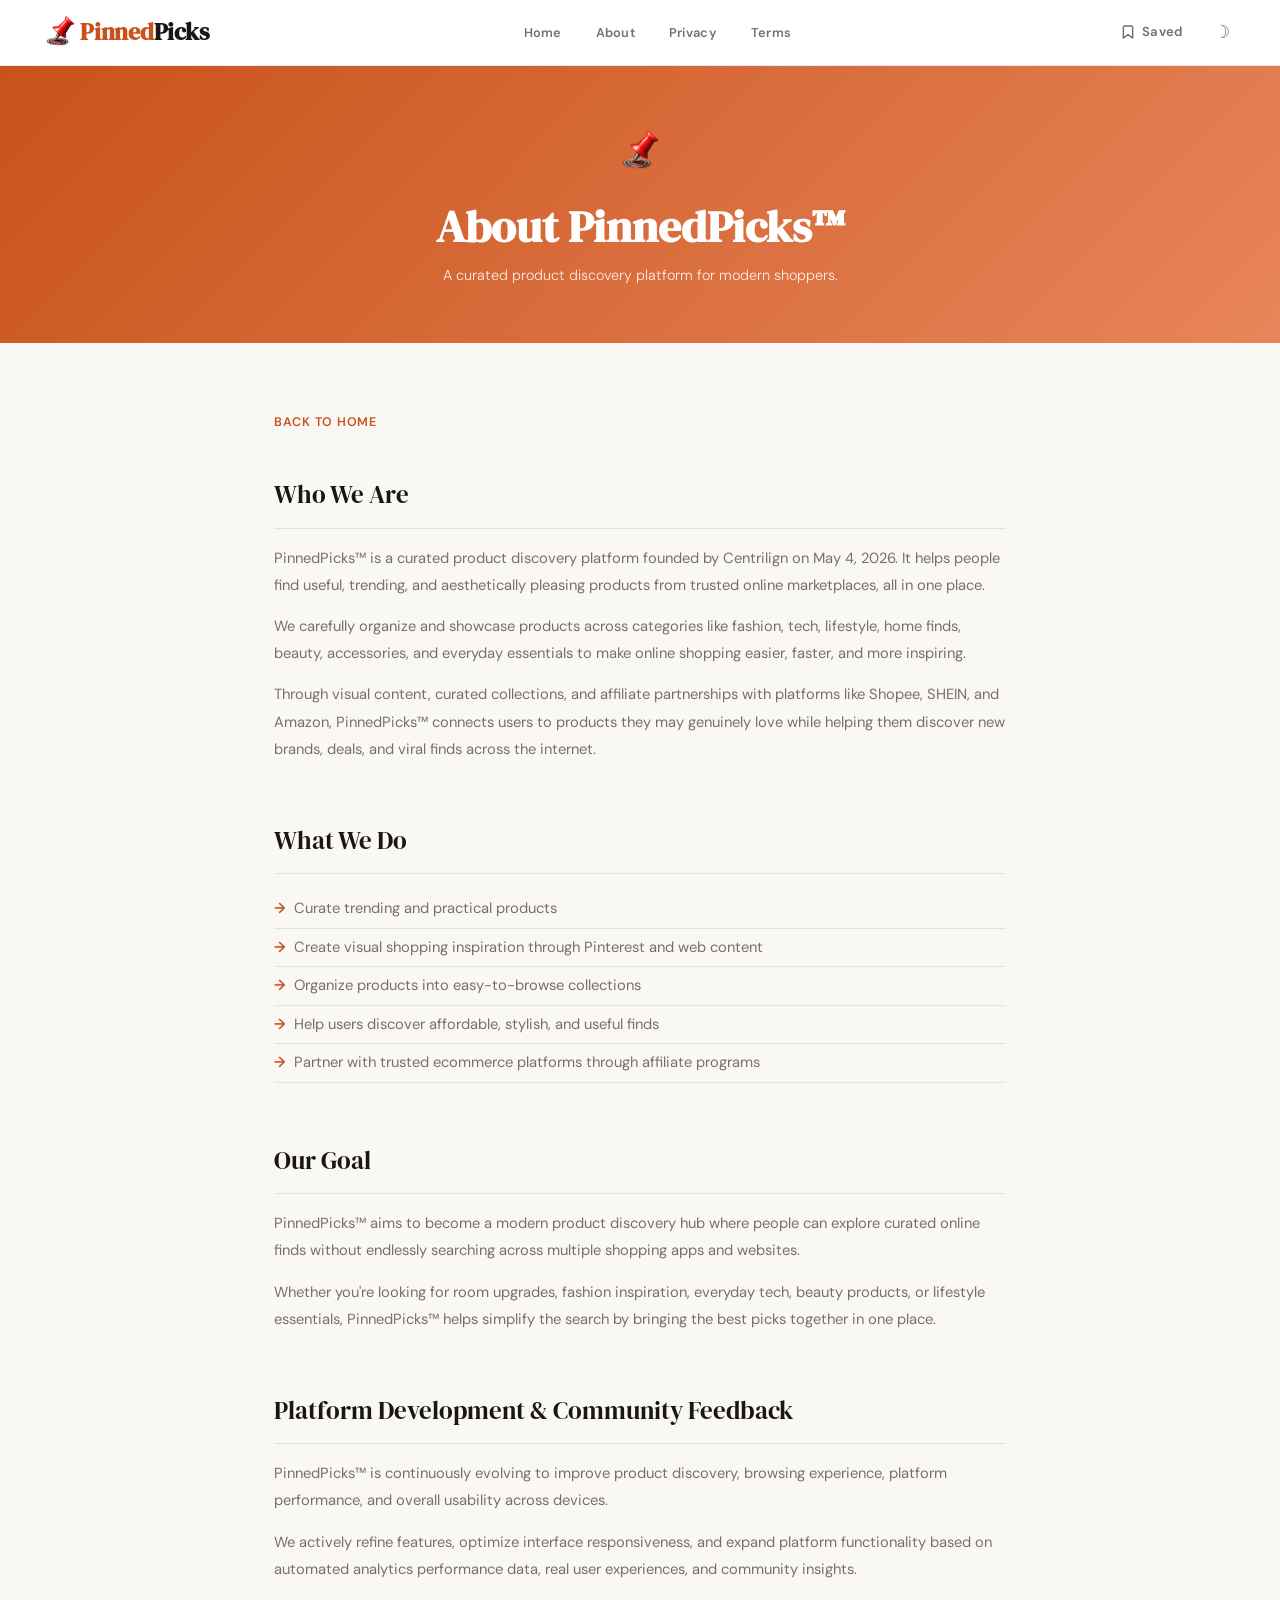
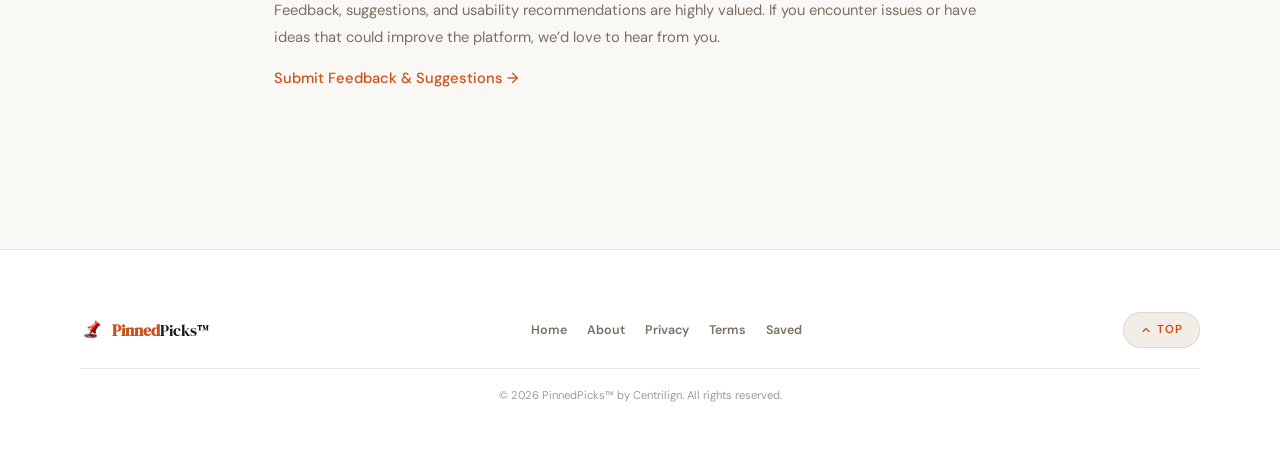
<file: pages/about.html>
<!DOCTYPE html>
<html lang="en" data-theme="light">
<head>
  <script>(function(w,d,s,l,i){w[l]=w[l]||[];w[l].push({'gtm.start':
      new Date().getTime(),event:'gtm.js'});var f=d.getElementsByTagName(s)[0],
      j=d.createElement(s),dl=l!='dataLayer'?'&l='+l:'';j.async=true;j.src=
      'https://www.googletagmanager.com/gtm.js?id='+i+dl;f.parentNode.insertBefore(j,f);
      })(window,document,'script','dataLayer','GTM-K8SG3X4S');</script>
  
  <meta charset="UTF-8" />
  <meta name="viewport" content="width=device-width, initial-scale=1.0" />

  <title>About PinnedPicks™ | Curated Product Discovery Platform | Philippines</title>
  <meta name="description" content="Learn about PinnedPicks™ | a curated product discovery platform by Centrilign. We hand-pick trending products from Shopee, SHEIN, and Amazon so you don't have to scroll for hours.">
  <meta name="robots" content="index, follow, max-snippet:-1, max-image-preview:large, max-video-preview:-1">
  <meta name="googlebot" content="index, follow, max-snippet:-1, max-image-preview:large, max-video-preview:-1">
  <link rel="canonical" href="https://www.pinnedpicks.gt.tc/pages/about.html">
  <meta name="author" content="PinnedPicks™ by Centrilign">

  <meta name="language" content="English">
  <meta http-equiv="content-language" content="en-PH">
  <meta name="geo.region" content="PH">
  <meta name="geo.placename" content="Philippines">

  <meta name="application-name" content="PinnedPicks™">
  <meta name="theme-color" content="#c8521a" media="(prefers-color-scheme: light)">
  <meta name="theme-color" content="#130f0b" media="(prefers-color-scheme: dark)">
  <meta name="msapplication-TileColor" content="#c8521a">
  <meta name="format-detection" content="telephone=no">
  <meta name="HandheldFriendly" content="True">

  <meta property="og:type"             content="website">
  <meta property="og:site_name"        content="PinnedPicks™">
  <meta property="og:title"            content="About PinnedPicks™ | Curated Product Discovery">
  <meta property="og:description"      content="Learn about PinnedPicks™ | a curated platform by Centrilign that hand-picks the best products from Shopee, SHEIN, and Amazon.">
  <meta property="og:url"              content="https://www.pinnedpicks.gt.tc/pages/about.html">
  <meta property="og:locale"           content="en_PH">
  <meta property="og:image"            content="https://www.pinnedpicks.gt.tc/assets/images/ui/og-cover.jpg">
  <meta property="og:image:secure_url" content="https://www.pinnedpicks.gt.tc/assets/images/ui/og-cover.jpg">
  <meta property="og:image:width"      content="1200">
  <meta property="og:image:height"     content="630">
  <meta property="og:image:alt"        content="About PinnedPicks™ | Curated product discovery by Centrilign">
  <meta property="og:image:type"       content="image/jpeg">

  <meta name="twitter:card"            content="summary_large_image">
  <meta name="twitter:site"            content="@PinnedPicks">
  <meta name="twitter:creator"         content="@PinnedPicks">
  <meta name="twitter:title"           content="About PinnedPicks™ | Curated Product Discovery">
  <meta name="twitter:description"     content="PinnedPicks™ is a curated product discovery platform by Centrilign. Hand-picked finds from Shopee, SHEIN, and Amazon.">
  <meta name="twitter:image"           content="https://www.pinnedpicks.gt.tc/assets/images/ui/og-cover.jpg">
  <meta name="twitter:image:alt"       content="About PinnedPicks™ | Curated product discovery platform">

  <script type="application/ld+json">
  {
    "@context": "https://schema.org",
    "@type": "BreadcrumbList",
    "itemListElement": [
      {
        "@type": "ListItem",
        "position": 1,
        "name": "Home",
        "item": "https://www.pinnedpicks.gt.tc/"
      },
      {
        "@type": "ListItem",
        "position": 2,
        "name": "About",
        "item": "https://www.pinnedpicks.gt.tc/pages/about.html"
      }
    ]
  }
  </script>

  <script type="application/ld+json">
  {
    "@context": "https://schema.org",
    "@type": "AboutPage",
    "name": "About PinnedPicks™",
    "url": "https://www.pinnedpicks.gt.tc/pages/about.html",
    "description": "PinnedPicks™ is a curated product discovery platform founded by Centrilign on May 4, 2026, helping people find trending products from Shopee, SHEIN, and Amazon.",
    "inLanguage": "en-PH",
    "isPartOf": {
      "@type": "WebSite",
      "name": "PinnedPicks™",
      "url": "https://www.pinnedpicks.gt.tc/"
    },
    "publisher": {
      "@type": "Organization",
      "name": "PinnedPicks™ by Centrilign",
      "url": "https://www.pinnedpicks.gt.tc/",
      "logo": {
        "@type": "ImageObject",
        "url": "https://www.pinnedpicks.gt.tc/assets/images/ui/favicon.png"
      }
    }
  }
  </script>
  
  <link rel="preconnect" href="https://fonts.googleapis.com" crossorigin />
  <link rel="preconnect" href="https://fonts.gstatic.com" crossorigin />
  <link rel="preconnect" href="https://www.googletagmanager.com" crossorigin />
  <link rel="dns-prefetch" href="https://fonts.googleapis.com" />
  <link rel="dns-prefetch" href="https://fonts.gstatic.com" />
  <link rel="dns-prefetch" href="https://www.googletagmanager.com" />

  <link href="https://fonts.googleapis.com/css2?family=DM+Serif+Display:ital@0;1&family=DM+Sans:wght@300;400;500;600&display=swap" rel="stylesheet" />

  <link rel="manifest" href="/manifest.json" />
  <meta name="mobile-web-app-capable" content="yes" />
  <meta name="apple-mobile-web-app-capable" content="yes" />
  <meta name="apple-mobile-web-app-status-bar-style" content="default" />
  <meta name="apple-mobile-web-app-title" content="PinnedPicks" />
  <link rel="apple-touch-icon" href="/assets/images/ui/favicon.png" />
  
  <link rel="icon" type="image/png" href="/assets/images/ui/favicon.png" />

  <link rel="stylesheet" href="/assets/css/global.css" />
  <link rel="stylesheet" href="/assets/css/sub-pages.css" />

</head>
<body>
  <noscript><iframe src="https://www.googletagmanager.com/ns.html?id=GTM-K8SG3X4S"
      height="0" width="0" style="display:none;visibility:hidden"></iframe></noscript>

  <header>
    <a href="/index.html" class="logo" style="text-decoration:none;">
      <img src="/assets/images/ui/favicon.png" alt="PinnedPicks Logo" class="logo-img" />
      Pinned<span>Picks</span>
    </a>
    <nav class="sub-page-nav" aria-label="Site navigation">
      <a class="sub-page-nav-link" href="/index.html">Home</a>
      <a class="sub-page-nav-link" href="/pages/about.html">About</a>
      <a class="sub-page-nav-link" href="/pages/legal/privacy-policy.html">Privacy</a>
      <a class="sub-page-nav-link" href="/pages/legal/terms-and-conditions.html">Terms</a>
    </nav>
    <div class="sub-nav-actions">
      <a href="/pages/saved.html" class="saved-nav-btn" aria-label="Saved Pins">
        <svg width="16" height="16" viewBox="0 0 24 24" fill="none" stroke="currentColor" stroke-width="2.2" stroke-linecap="round" stroke-linejoin="round"><path d="M19 21l-7-5-7 5V5a2 2 0 0 1 2-2h10a2 2 0 0 1 2 2z"></path></svg>
        Saved
      </a>
      <button class="theme-btn" id="themeBtn" title="Toggle theme">☽</button>
      <button class="mobile-menu-btn" id="mobileMenuBtn" aria-label="Open navigation">
        <span></span><span></span><span></span>
      </button>
    </div>
  </header>

  <div class="mobile-nav-drawer" id="mobileNavDrawer">
    <div class="mobile-nav-overlay" onclick="closeMobileNav()"></div>
    <div class="mobile-nav-panel">
      <div class="mobile-nav-header">
        <span class="mobile-nav-title">Navigate</span>
        <button class="mobile-nav-close" onclick="closeMobileNav()">✕</button>
      </div>
      <div class="mobile-nav-links">
        <a class="mobile-nav-link" href="/index.html">
          <svg width="15" height="15" viewBox="0 0 24 24" fill="none" stroke="currentColor" stroke-width="2.2" stroke-linecap="round" stroke-linejoin="round"><path d="M3 9l9-7 9 7v11a2 2 0 0 1-2 2H5a2 2 0 0 1-2-2z"/></svg>
          Home
        </a>
        <a class="mobile-nav-link" href="/pages/about.html">
          <svg width="15" height="15" viewBox="0 0 24 24" fill="none" stroke="currentColor" stroke-width="2.2" stroke-linecap="round" stroke-linejoin="round"><circle cx="12" cy="12" r="10"/><line x1="12" y1="8" x2="12" y2="12"/><line x1="12" y1="16" x2="12.01" y2="16"/></svg>
          About
        </a>
        <a class="mobile-nav-link" href="/pages/saved.html">
          <svg width="15" height="15" viewBox="0 0 24 24" fill="none" stroke="currentColor" stroke-width="2.2" stroke-linecap="round" stroke-linejoin="round"><path d="M19 21l-7-5-7 5V5a2 2 0 0 1 2-2h10a2 2 0 0 1 2 2z"></path></svg>
          Saved Pins
        </a>
        <div class="mobile-nav-divider"></div>
        <a class="mobile-nav-link" href="/pages/legal/privacy-policy.html">
          <svg width="15" height="15" viewBox="0 0 24 24" fill="none" stroke="currentColor" stroke-width="2.2" stroke-linecap="round" stroke-linejoin="round"><path d="M12 22s8-4 8-10V5l-8-3-8 3v7c0 6 8 10 8 10z"/></svg>
          Privacy Policy
        </a>
        <a class="mobile-nav-link" href="/pages/legal/terms-and-conditions.html">
          <svg width="15" height="15" viewBox="0 0 24 24" fill="none" stroke="currentColor" stroke-width="2.2" stroke-linecap="round" stroke-linejoin="round"><path d="M14 2H6a2 2 0 0 0-2 2v16a2 2 0 0 0 2 2h12a2 2 0 0 0 2-2V8z"/><polyline points="14 2 14 8 20 8"/></svg>
          Terms &amp; Conditions
        </a>
      </div>
    </div>
  </div>

  <div class="page-hero">
    <img src="/assets/images/ui/favicon.png" alt="PinnedPicks Logo" />
    <h1>About PinnedPicks™</h1>
    <p>A curated product discovery platform for modern shoppers.</p>
  </div>

  <div class="page-content">

    <a href="index.html" class="back-link">Back to Home</a>

    <div class="section-block">
      <h2>Who We Are</h2>
      <p>PinnedPicks™ is a curated product discovery platform founded by Centrilign on May 4, 2026. It helps people find useful, trending, and aesthetically pleasing products from trusted online marketplaces, all in one place.</p>
      <p>We carefully organize and showcase products across categories like fashion, tech, lifestyle, home finds, beauty, accessories, and everyday essentials to make online shopping easier, faster, and more inspiring.</p>
      <p>Through visual content, curated collections, and affiliate partnerships with platforms like Shopee, SHEIN, and Amazon, PinnedPicks™ connects users to products they may genuinely love while helping them discover new brands, deals, and viral finds across the internet.</p>
    </div>

    <div class="section-block">
      <h2>What We Do</h2>
      <ul>
        <li>Curate trending and practical products</li>
        <li>Create visual shopping inspiration through Pinterest and web content</li>
        <li>Organize products into easy-to-browse collections</li>
        <li>Help users discover affordable, stylish, and useful finds</li>
        <li>Partner with trusted ecommerce platforms through affiliate programs</li>
      </ul>
    </div>

    <div class="section-block">
      <h2>Our Goal</h2>
      <p>PinnedPicks™ aims to become a modern product discovery hub where people can explore curated online finds without endlessly searching across multiple shopping apps and websites.</p>
      <p>Whether you're looking for room upgrades, fashion inspiration, everyday tech, beauty products, or lifestyle essentials, PinnedPicks™ helps simplify the search by bringing the best picks together in one place.</p>
    </div>

    <div class="section-block">
    
      <h2>Platform Development & Community Feedback</h2>
    
      <p>
        PinnedPicks™ is continuously evolving to improve product discovery, browsing experience, platform performance, and overall usability across devices.
      </p>
    
      <p>
        We actively refine features, optimize interface responsiveness, and expand platform functionality based on automated analytics performance data, real user experiences, and community insights.
      </p>
    
      <p>
        Feedback, suggestions, and usability recommendations are highly valued. If you encounter issues or have ideas that could improve the platform, we’d love to hear from you.
      </p>
    
      <p>
        <a
          class="feedback-link"
          href="https://forms.gle/sUVbjo6FLGWbEpHw5"
          target="_blank"
          rel="noopener noreferrer nofollow"
        >
          Submit Feedback & Suggestions →
        </a>
      </p>
    
    </div>

  </div>
  <footer class="site-footer">
    <div class="footer-inner">
      <div class="sub-footer-top">
        <div class="sub-footer-brand">
          <img src="/assets/images/ui/favicon.png" alt="PinnedPicks Logo" style="width:24px;height:24px;object-fit:contain;" />
          <span><strong style="color:var(--accent);">Pinned</strong>Picks™</span>
        </div>
        <div class="sub-footer-links">
          <a href="../index.html">Home</a>
          <a href="about.html">About</a>
          <a href="legal/privacy-policy.html">Privacy</a>
          <a href="legal/terms-and-conditions.html">Terms</a>
          <a href="saved.html">Saved</a>
        </div>
        <a href="#" class="sub-back-top" onclick="window.scrollTo({top:0,behavior:'smooth'});return false;">
          <svg width="12" height="12" viewBox="0 0 24 24" fill="none" stroke="currentColor" stroke-width="2.5" stroke-linecap="round" stroke-linejoin="round"><polyline points="18 15 12 9 6 15"></polyline></svg>
          Top
        </a>
      </div>
      <p class="sub-footer-copy">© 2026 PinnedPicks™ by Centrilign. All rights reserved.</p>
    </div>
  </footer>

  <script src="/assets/js/theme.js"></script>
  <script src="/assets/js/nav.js"></script>

</body>
</html>
</file>
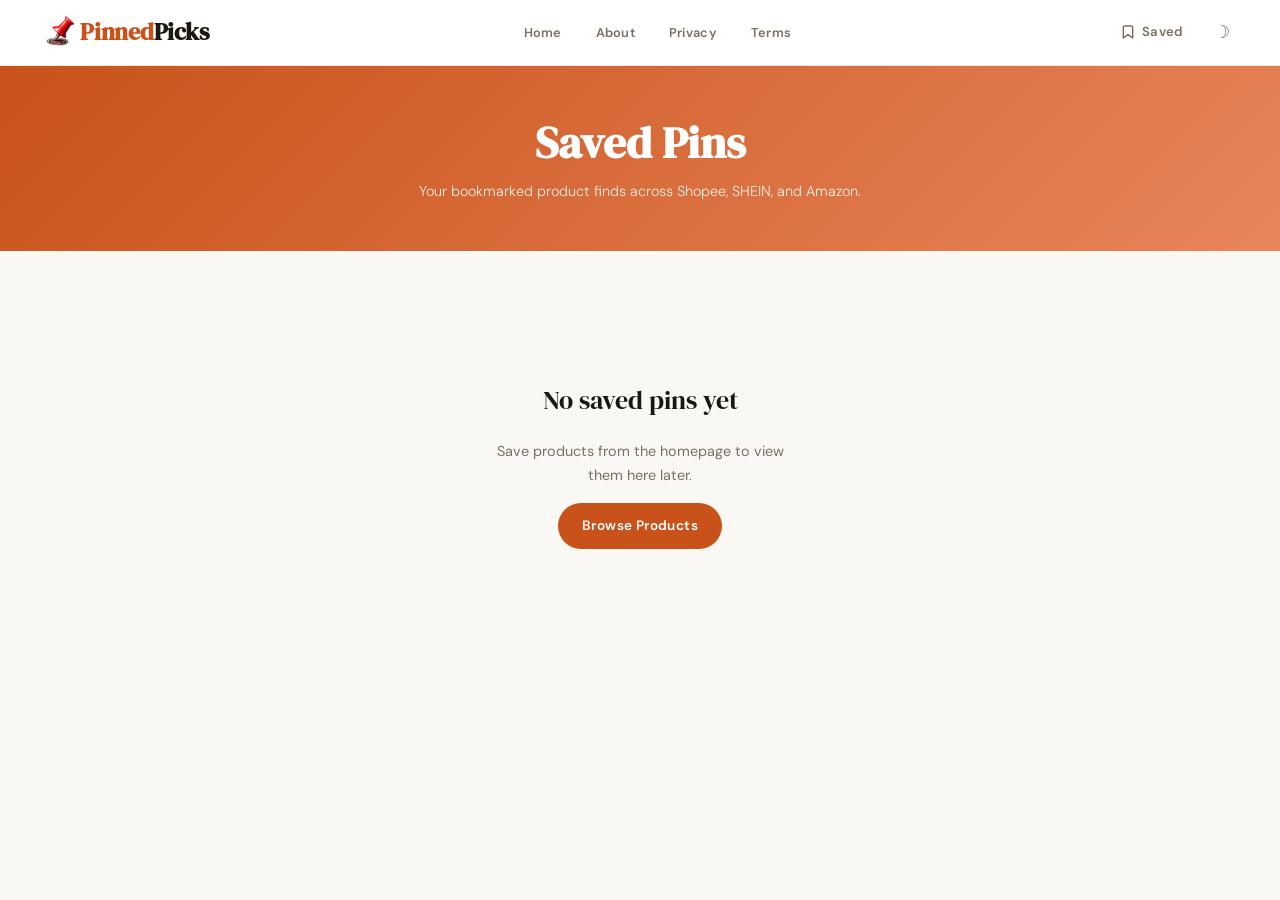
<file: pages/saved.html>
<!DOCTYPE html>
<html lang="en" data-theme="light">
<head>
  <script>(function(w,d,s,l,i){w[l]=w[l]||[];w[l].push({'gtm.start':
      new Date().getTime(),event:'gtm.js'});var f=d.getElementsByTagName(s)[0],
      j=d.createElement(s),dl=l!='dataLayer'?'&l='+l:'';j.async=true;j.src=
      'https://www.googletagmanager.com/gtm.js?id='+i+dl;f.parentNode.insertBefore(j,f);
      })(window,document,'script','dataLayer','GTM-K8SG3X4S');</script>
  
  <meta charset="UTF-8" />
  <meta name="viewport" content="width=device-width, initial-scale=1.0" />

  <title>Saved Pins | Your Bookmarked PinnedPicks™ Finds</title>
  <meta name="description" content="View your bookmarked product finds from Shopee, SHEIN, and Amazon. Saved locally | no login required. Resume your shopping inspiration anytime.">
  <meta name="robots" content="noindex, follow">
  <link rel="canonical" href="https://www.pinnedpicks.gt.tc/pages/saved.html">
  <meta name="author" content="PinnedPicks™ by Centrilign">

  <meta name="language" content="English">
  <meta http-equiv="content-language" content="en-PH">
  <meta name="application-name" content="PinnedPicks™">
  <meta name="theme-color" content="#c8521a" media="(prefers-color-scheme: light)">
  <meta name="theme-color" content="#130f0b" media="(prefers-color-scheme: dark)">
  <meta name="msapplication-TileColor" content="#c8521a">
  <meta name="format-detection" content="telephone=no">
  <meta name="HandheldFriendly" content="True">

  <meta property="og:type"             content="website">
  <meta property="og:site_name"        content="PinnedPicks™">
  <meta property="og:title"            content="Saved Pins | Your Bookmarked PinnedPicks™ Finds">
  <meta property="og:description"      content="Your bookmarked product finds from Shopee, SHEIN, and Amazon | saved locally, no login required.">
  <meta property="og:url"              content="https://www.pinnedpicks.gt.tc/pages/saved.html">
  <meta property="og:locale"           content="en_PH">
  <meta property="og:image"            content="https://www.pinnedpicks.gt.tc/assets/images/ui/og-cover.jpg">
  <meta property="og:image:secure_url" content="https://www.pinnedpicks.gt.tc/assets/images/ui/og-cover.jpg">
  <meta property="og:image:width"      content="1200">
  <meta property="og:image:height"     content="630">
  <meta property="og:image:alt"        content="Your saved product picks on PinnedPicks™">
  <meta property="og:image:type"       content="image/jpeg">

  <meta name="twitter:card"            content="summary_large_image">
  <meta name="twitter:site"            content="@PinnedPicks">
  <meta name="twitter:title"           content="Saved Pins | PinnedPicks™">
  <meta name="twitter:description"     content="Your bookmarked product picks from Shopee, SHEIN, and Amazon. No login required.">
  <meta name="twitter:image"           content="https://www.pinnedpicks.gt.tc/assets/images/ui/og-cover.jpg">
  <meta name="twitter:image:alt"       content="Saved product picks on PinnedPicks™">

  <script type="application/ld+json">
  {
    "@context": "https://schema.org",
    "@type": "BreadcrumbList",
    "itemListElement": [
      {
        "@type": "ListItem",
        "position": 1,
        "name": "Home",
        "item": "https://www.pinnedpicks.gt.tc/"
      },
      {
        "@type": "ListItem",
        "position": 2,
        "name": "Saved",
        "item": "https://www.pinnedpicks.gt.tc/saved.html"
      }
    ]
  }
  </script>
  
  <link rel="preconnect" href="https://fonts.googleapis.com" crossorigin />
  <link rel="preconnect" href="https://fonts.gstatic.com" crossorigin />
  <link rel="preconnect" href="https://www.googletagmanager.com" crossorigin />
  <link rel="dns-prefetch" href="https://fonts.googleapis.com" />
  <link rel="dns-prefetch" href="https://fonts.gstatic.com" />
  <link rel="dns-prefetch" href="https://www.googletagmanager.com" />

  <link href="https://fonts.googleapis.com/css2?family=DM+Serif+Display:ital@0;1&family=DM+Sans:wght@300;400;500;600&display=swap" rel="stylesheet" />

  <link rel="manifest" href="/manifest.json" />
  <meta name="mobile-web-app-capable" content="yes" />
  <meta name="apple-mobile-web-app-capable" content="yes" />
  <meta name="apple-mobile-web-app-status-bar-style" content="default" />
  <meta name="apple-mobile-web-app-title" content="PinnedPicks" />
  <link rel="apple-touch-icon" href="/assets/images/ui/favicon.png" />

  <link rel="icon" type="image/png" href="/assets/images/ui/favicon.png" />

  <link rel="stylesheet" href="/assets/css/global.css" />
  <link rel="stylesheet" href="/assets/css/sub-pages.css" />

</head>

<body>
  <noscript><iframe src="https://www.googletagmanager.com/ns.html?id=GTM-K8SG3X4S"
      height="0" width="0" style="display:none;visibility:hidden"></iframe></noscript>

  <header>
    <a href="../index.html" class="logo" style="text-decoration:none;">
      <img src="/assets/images/ui/favicon.png" alt="PinnedPicks Logo" class="logo-img" />
      Pinned<span>Picks</span>
    </a>
    <nav class="sub-page-nav" aria-label="Site navigation">
      <a class="sub-page-nav-link" href="../index.html">Home</a>
      <a class="sub-page-nav-link" href="/pages/about.html">About</a>
      <a class="sub-page-nav-link" href="/pages/legal/privacy-policy.html">Privacy</a>
      <a class="sub-page-nav-link" href="/pages/legal/terms-and-conditions.html">Terms</a>
    </nav>
    <div class="sub-nav-actions">
      <a href="/pages/saved.html" class="saved-nav-btn" aria-label="Saved Pins">
        <svg width="16" height="16" viewBox="0 0 24 24" fill="none" stroke="currentColor" stroke-width="2.2" stroke-linecap="round" stroke-linejoin="round"><path d="M19 21l-7-5-7 5V5a2 2 0 0 1 2-2h10a2 2 0 0 1 2 2z"></path></svg>
        Saved
      </a>
      <button class="theme-btn" id="themeBtn" title="Toggle theme">☽</button>
      <button class="mobile-menu-btn" id="mobileMenuBtn" aria-label="Open navigation">
        <span></span><span></span><span></span>
      </button>
    </div>
  </header>

  <div class="mobile-nav-drawer" id="mobileNavDrawer">
    <div class="mobile-nav-overlay" onclick="closeMobileNav()"></div>
    <div class="mobile-nav-panel">
      <div class="mobile-nav-header">
        <span class="mobile-nav-title">Navigate</span>
        <button class="mobile-nav-close" onclick="closeMobileNav()">✕</button>
      </div>
      <div class="mobile-nav-links">
        <a class="mobile-nav-link" href="../index.html">
          <svg width="15" height="15" viewBox="0 0 24 24" fill="none" stroke="currentColor" stroke-width="2.2" stroke-linecap="round" stroke-linejoin="round"><path d="M3 9l9-7 9 7v11a2 2 0 0 1-2 2H5a2 2 0 0 1-2-2z"/></svg>
          Home
        </a>
        <a class="mobile-nav-link" href="/pages/about.html">
          <svg width="15" height="15" viewBox="0 0 24 24" fill="none" stroke="currentColor" stroke-width="2.2" stroke-linecap="round" stroke-linejoin="round"><circle cx="12" cy="12" r="10"/><line x1="12" y1="8" x2="12" y2="12"/><line x1="12" y1="16" x2="12.01" y2="16"/></svg>
          About
        </a>
        <a class="mobile-nav-link" href="/pages/saved.html">
          <svg width="15" height="15" viewBox="0 0 24 24" fill="none" stroke="currentColor" stroke-width="2.2" stroke-linecap="round" stroke-linejoin="round"><path d="M19 21l-7-5-7 5V5a2 2 0 0 1 2-2h10a2 2 0 0 1 2 2z"></path></svg>
          Saved Pins
        </a>
        <div class="mobile-nav-divider"></div>
        <a class="mobile-nav-link" href="/pages/legal/privacy-policy.html">
          <svg width="15" height="15" viewBox="0 0 24 24" fill="none" stroke="currentColor" stroke-width="2.2" stroke-linecap="round" stroke-linejoin="round"><path d="M12 22s8-4 8-10V5l-8-3-8 3v7c0 6 8 10 8 10z"/></svg>
          Privacy Policy
        </a>
        <a class="mobile-nav-link" href="/pages/legal/terms-and-conditions.html">
          <svg width="15" height="15" viewBox="0 0 24 24" fill="none" stroke="currentColor" stroke-width="2.2" stroke-linecap="round" stroke-linejoin="round"><path d="M14 2H6a2 2 0 0 0-2 2v16a2 2 0 0 0 2 2h12a2 2 0 0 0 2-2V8z"/><polyline points="14 2 14 8 20 8"/></svg>
          Terms &amp; Conditions
        </a>
      </div>
    </div>
  </div>

  <section class="saved-hero">
    <h1>Saved Pins</h1>
    <p>
      Your bookmarked product finds across Shopee, SHEIN, and Amazon.
    </p>
  </section>

  <main class="saved-wrap">

    <div id="savedPinsGrid"></div>

    <div id="emptyState" class="empty-state" style="display:none;">
      <h2>No saved pins yet</h2>

      <p>
        Save products from the homepage to view them here later.
      </p>

      <a href="../index.html" class="browse-btn">
        Browse Products
      </a>
    </div>

  </main>

  <script src="/assets/js/theme.js"></script>
  <script src="/assets/js/nav.js"></script>
  <script src="/assets/js/saved-page.js"></script>

</body>
</html>
</file>
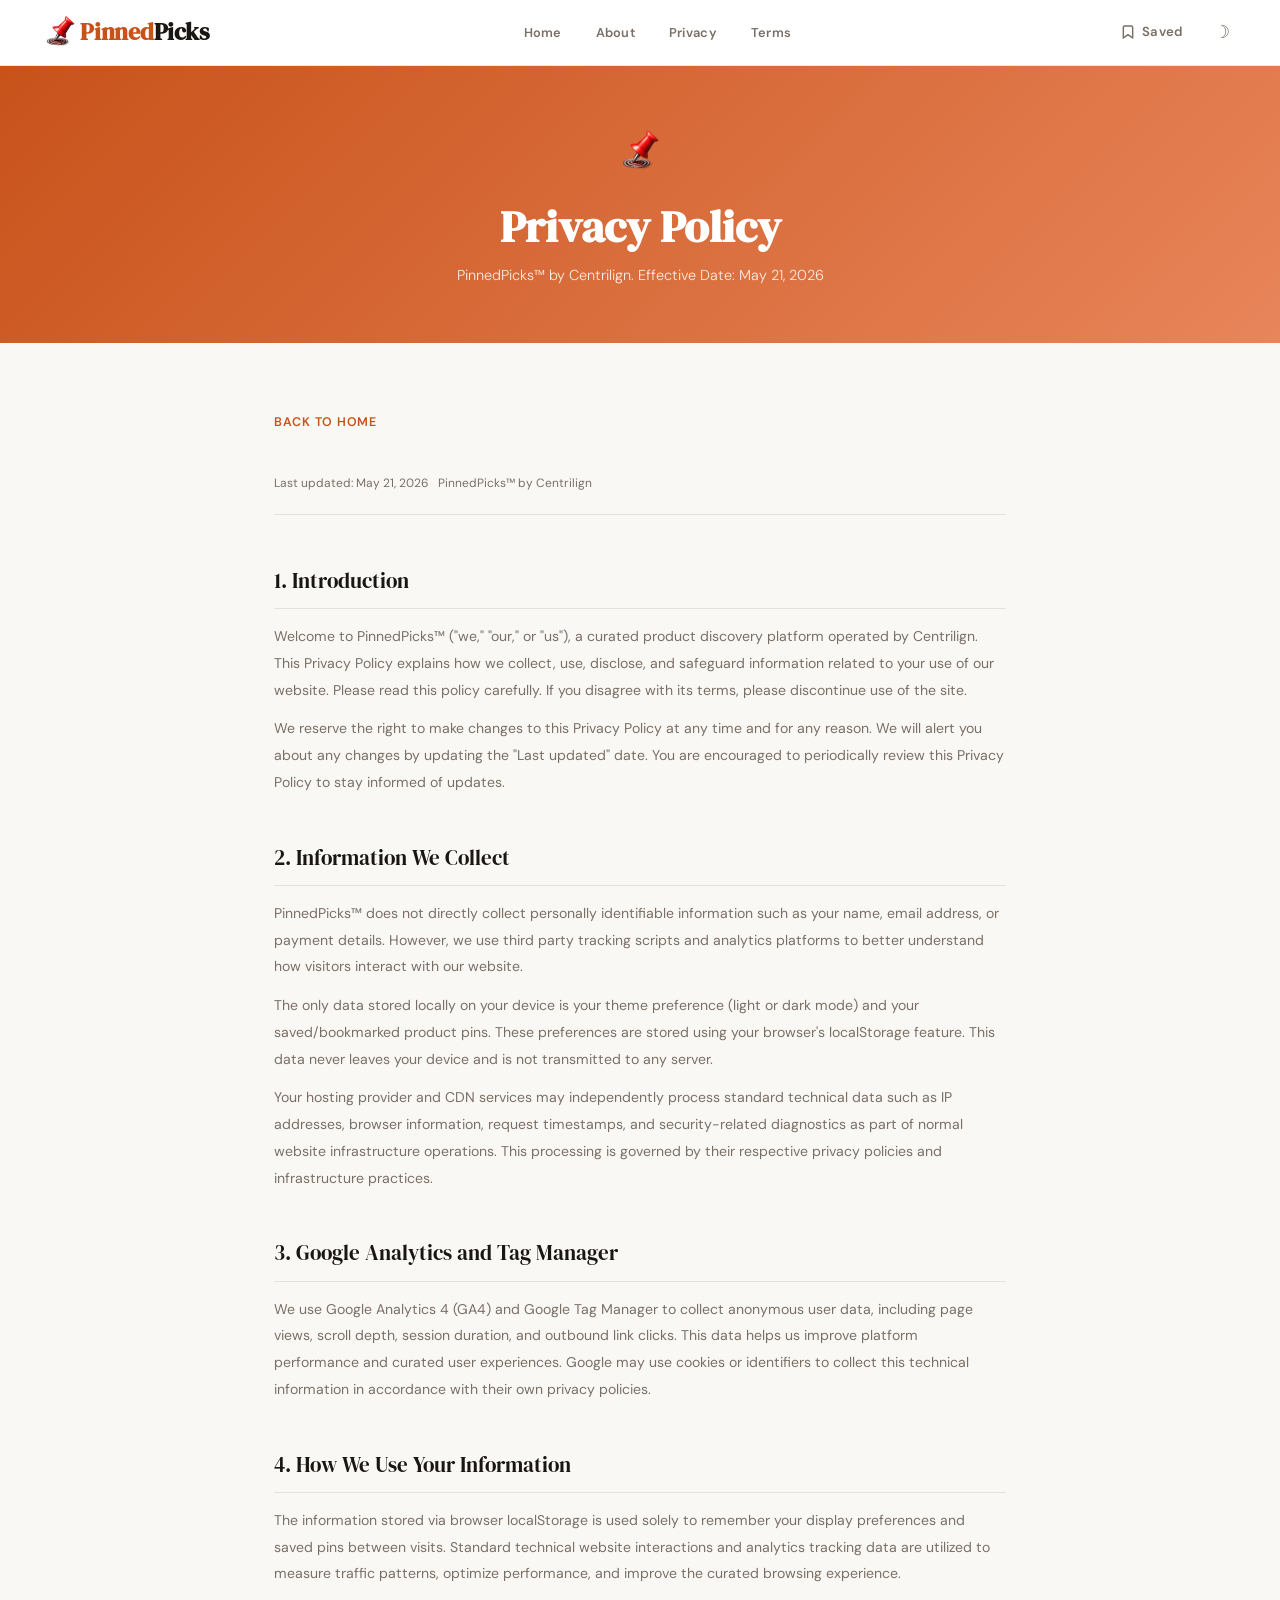
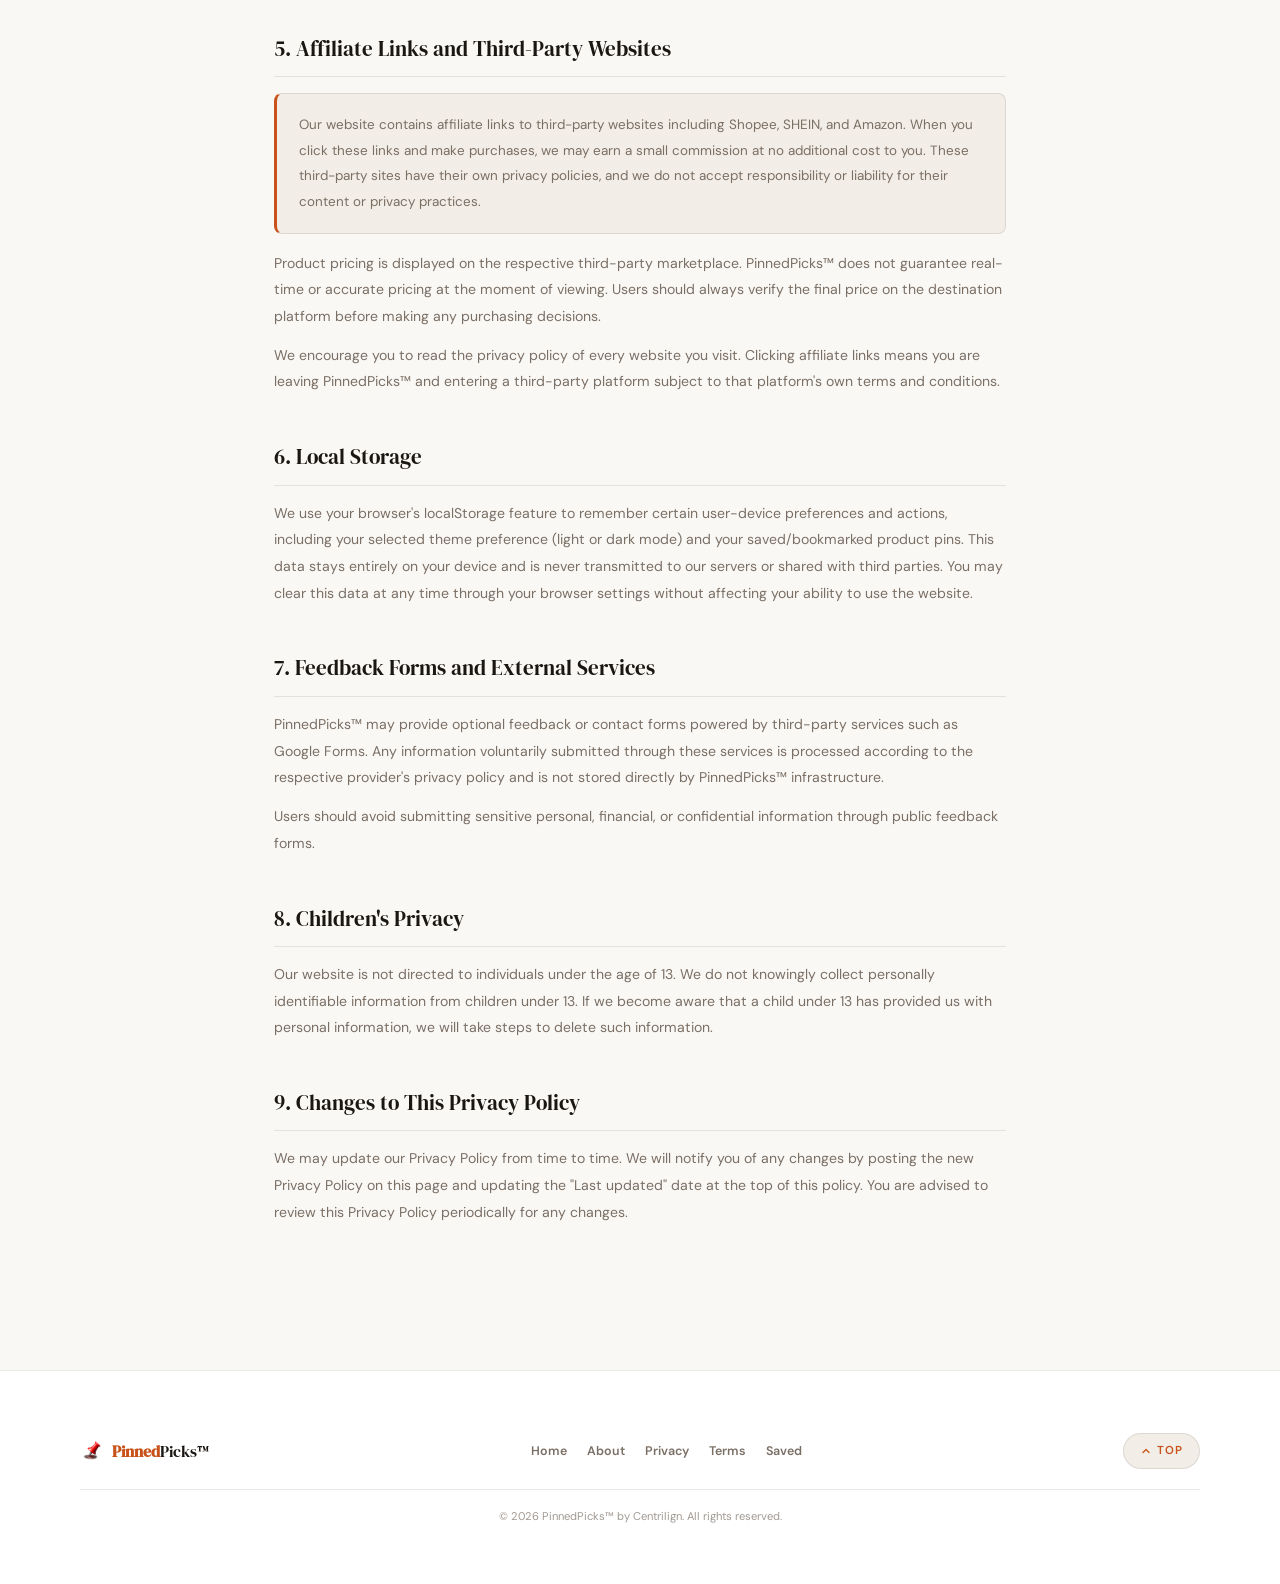
<file: pages/legal/privacy-policy.html>
<!DOCTYPE html>
<html lang="en" data-theme="light">
<head>
  <script>(function(w,d,s,l,i){w[l]=w[l]||[];w[l].push({'gtm.start':
      new Date().getTime(),event:'gtm.js'});var f=d.getElementsByTagName(s)[0],
      j=d.createElement(s),dl=l!='dataLayer'?'&l='+l:'';j.async=true;j.src=
      'https://www.googletagmanager.com/gtm.js?id='+i+dl;f.parentNode.insertBefore(j,f);
      })(window,document,'script','dataLayer','GTM-K8SG3X4S');</script>
  
  <meta charset="UTF-8" />
  <meta name="viewport" content="width=device-width, initial-scale=1.0" />

  <title>Privacy Policy | PinnedPicks™ by Centrilign</title>
  <meta name="description" content="Read the PinnedPicks™ Privacy Policy. Learn how we handle your data, affiliate links, localStorage, and Google Analytics | transparently and clearly.">
  <meta name="robots" content="index, follow, max-snippet:-1">
  <meta name="googlebot" content="index, follow">
  <link rel="canonical" href="https://www.pinnedpicks.gt.tc/pages/legal/privacy-policy.html">
  <meta name="author" content="PinnedPicks™ by Centrilign">

  <meta name="language" content="English">
  <meta http-equiv="content-language" content="en-PH">
  <meta name="application-name" content="PinnedPicks™">
  <meta name="theme-color" content="#c8521a" media="(prefers-color-scheme: light)">
  <meta name="theme-color" content="#130f0b" media="(prefers-color-scheme: dark)">
  <meta name="msapplication-TileColor" content="#c8521a">
  <meta name="format-detection" content="telephone=no">
  <meta name="HandheldFriendly" content="True">

  <meta property="og:type"             content="website">
  <meta property="og:site_name"        content="PinnedPicks™">
  <meta property="og:title"            content="Privacy Policy | PinnedPicks™ by Centrilign">
  <meta property="og:description"      content="How PinnedPicks™ handles your data, affiliate links, and analytics. Transparent and clear.">
  <meta property="og:url"              content="https://www.pinnedpicks.gt.tc/pages/legal/privacy-policy.html">
  <meta property="og:locale"           content="en_PH">
  <meta property="og:image"            content="https://www.pinnedpicks.gt.tc/assets/images/ui/og-cover.jpg">
  <meta property="og:image:secure_url" content="https://www.pinnedpicks.gt.tc/assets/images/ui/og-cover.jpg">
  <meta property="og:image:width"      content="1200">
  <meta property="og:image:height"     content="630">
  <meta property="og:image:alt"        content="PinnedPicks™ Privacy Policy">
  <meta property="og:image:type"       content="image/jpeg">

  <meta name="twitter:card"            content="summary_large_image">
  <meta name="twitter:site"            content="@PinnedPicks">
  <meta name="twitter:title"           content="Privacy Policy | PinnedPicks™">
  <meta name="twitter:description"     content="How PinnedPicks™ handles your data, affiliate links, and analytics.">
  <meta name="twitter:image"           content="https://www.pinnedpicks.gt.tc/assets/images/ui/og-cover.jpg">
  <meta name="twitter:image:alt"       content="PinnedPicks™ Privacy Policy">

  <script type="application/ld+json">
  {
    "@context": "https://schema.org",
    "@type": "BreadcrumbList",
    "itemListElement": [
      {
        "@type": "ListItem",
        "position": 1,
        "name": "Home",
        "item": "https://www.pinnedpicks.gt.tc/"
      },
      {
        "@type": "ListItem",
        "position": 2,
        "name": "Privacy Policy",
        "item": "https://www.pinnedpicks.gt.tc/pages/legal/privacy-policy.html"
      }
    ]
  }
  </script>

  <script type="application/ld+json">
  {
    "@context": "https://schema.org",
    "@type": "WebPage",
    "name": "Privacy Policy | PinnedPicks™",
    "url": "https://www.pinnedpicks.gt.tc/pages/legal/privacy-policy.html",
    "description": "The Privacy Policy of PinnedPicks™ by Centrilign, explaining data collection, affiliate links, Google Analytics usage, and localStorage practices.",
    "inLanguage": "en-PH",
    "dateModified": "2026-05-21",
    "isPartOf": {
      "@type": "WebSite",
      "name": "PinnedPicks™",
      "url": "https://www.pinnedpicks.gt.tc/"
    },
    "publisher": {
      "@type": "Organization",
      "name": "PinnedPicks™ by Centrilign",
      "url": "https://www.pinnedpicks.gt.tc/"
    }
  }
  </script>
  
  <link rel="preconnect" href="https://fonts.googleapis.com" crossorigin />
  <link rel="preconnect" href="https://fonts.gstatic.com" crossorigin />
  <link rel="preconnect" href="https://www.googletagmanager.com" crossorigin />
  <link rel="dns-prefetch" href="https://fonts.googleapis.com" />
  <link rel="dns-prefetch" href="https://fonts.gstatic.com" />
  <link rel="dns-prefetch" href="https://www.googletagmanager.com" />

  <link href="https://fonts.googleapis.com/css2?family=DM+Serif+Display:ital@0;1&family=DM+Sans:wght@300;400;500;600&display=swap" rel="stylesheet" />

  <link rel="manifest" href="/manifest.json" />
  <meta name="mobile-web-app-capable" content="yes" />
  <meta name="apple-mobile-web-app-capable" content="yes" />
  <meta name="apple-mobile-web-app-status-bar-style" content="default" />
  <meta name="apple-mobile-web-app-title" content="PinnedPicks" />
  <link rel="apple-touch-icon" href="/assets/images/ui/favicon.png" />
  
  <link rel="icon" type="image/png" href="/assets/images/ui/favicon.png" />

  <link rel="stylesheet" href="/assets/css/global.css" />
  <link rel="stylesheet" href="/assets/css/sub-pages.css" />

</head>
<body>
  <noscript><iframe src="https://www.googletagmanager.com/ns.html?id=GTM-K8SG3X4S"
      height="0" width="0" style="display:none;visibility:hidden"></iframe></noscript>

  <header>
    <a href="/index.html" class="logo" style="text-decoration:none;">
      <img src="/assets/images/ui/favicon.png" alt="PinnedPicks Logo" class="logo-img" />
      Pinned<span>Picks</span>
    </a>
    <nav class="sub-page-nav" aria-label="Site navigation">
      <a class="sub-page-nav-link" href="/index.html">Home</a>
      <a class="sub-page-nav-link" href="/pages/about.html">About</a>
      <a class="sub-page-nav-link" href="/pages/legal/privacy-policy.html">Privacy</a>
      <a class="sub-page-nav-link" href="/pages/legal/terms-and-conditions.html">Terms</a>
    </nav>
    <div class="sub-nav-actions">
      <a href="/pages/saved.html" class="saved-nav-btn" aria-label="Saved Pins">
        <svg width="16" height="16" viewBox="0 0 24 24" fill="none" stroke="currentColor" stroke-width="2.2" stroke-linecap="round" stroke-linejoin="round"><path d="M19 21l-7-5-7 5V5a2 2 0 0 1 2-2h10a2 2 0 0 1 2 2z"></path></svg>
        Saved
      </a>
      <button class="theme-btn" id="themeBtn" title="Toggle theme">☽</button>
      <button class="mobile-menu-btn" id="mobileMenuBtn" aria-label="Open navigation">
        <span></span><span></span><span></span>
      </button>
    </div>
  </header>

  <div class="mobile-nav-drawer" id="mobileNavDrawer">
    <div class="mobile-nav-overlay" onclick="closeMobileNav()"></div>
    <div class="mobile-nav-panel">
      <div class="mobile-nav-header">
        <span class="mobile-nav-title">Navigate</span>
        <button class="mobile-nav-close" onclick="closeMobileNav()">✕</button>
      </div>
      <div class="mobile-nav-links">
        <a class="mobile-nav-link" href="/index.html">
          <svg width="15" height="15" viewBox="0 0 24 24" fill="none" stroke="currentColor" stroke-width="2.2" stroke-linecap="round" stroke-linejoin="round"><path d="M3 9l9-7 9 7v11a2 2 0 0 1-2 2H5a2 2 0 0 1-2-2z"/></svg>
          Home
        </a>
        <a class="mobile-nav-link" href="/pages/about.html">
          <svg width="15" height="15" viewBox="0 0 24 24" fill="none" stroke="currentColor" stroke-width="2.2" stroke-linecap="round" stroke-linejoin="round"><circle cx="12" cy="12" r="10"/><line x1="12" y1="8" x2="12" y2="12"/><line x1="12" y1="16" x2="12.01" y2="16"/></svg>
          About
        </a>
        <a class="mobile-nav-link" href="/pages/saved.html">
          <svg width="15" height="15" viewBox="0 0 24 24" fill="none" stroke="currentColor" stroke-width="2.2" stroke-linecap="round" stroke-linejoin="round"><path d="M19 21l-7-5-7 5V5a2 2 0 0 1 2-2h10a2 2 0 0 1 2 2z"></path></svg>
          Saved Pins
        </a>
        <div class="mobile-nav-divider"></div>
        <a class="mobile-nav-link" href="/pages/legal/privacy-policy.html">
          <svg width="15" height="15" viewBox="0 0 24 24" fill="none" stroke="currentColor" stroke-width="2.2" stroke-linecap="round" stroke-linejoin="round"><path d="M12 22s8-4 8-10V5l-8-3-8 3v7c0 6 8 10 8 10z"/></svg>
          Privacy Policy
        </a>
        <a class="mobile-nav-link" href="/pages/legal/terms-and-conditions.html">
          <svg width="15" height="15" viewBox="0 0 24 24" fill="none" stroke="currentColor" stroke-width="2.2" stroke-linecap="round" stroke-linejoin="round"><path d="M14 2H6a2 2 0 0 0-2 2v16a2 2 0 0 0 2 2h12a2 2 0 0 0 2-2V8z"/><polyline points="14 2 14 8 20 8"/></svg>
          Terms &amp; Conditions
        </a>
      </div>
    </div>
  </div>

  <div class="page-hero">
    <img src="/assets/images/ui/favicon.png" alt="PinnedPicks Logo" />
    <h1>Privacy Policy</h1>
    <p>PinnedPicks™ by Centrilign. Effective Date: May 21, 2026</p>
  </div>

  <div class="page-content">

    <a href="index.html" class="back-link">Back to Home</a>

    <p class="legal-meta">Last updated: May 21, 2026 &nbsp; PinnedPicks™ by Centrilign</p>

    <div class="legal-section">
      <h2>1. Introduction</h2>
      <p>Welcome to PinnedPicks™ ("we," "our," or "us"), a curated product discovery platform operated by Centrilign. This Privacy Policy explains how we collect, use, disclose, and safeguard information related to your use of our website. Please read this policy carefully. If you disagree with its terms, please discontinue use of the site.</p>
      <p>We reserve the right to make changes to this Privacy Policy at any time and for any reason. We will alert you about any changes by updating the "Last updated" date. You are encouraged to periodically review this Privacy Policy to stay informed of updates.</p>
    </div>

    <div class="legal-section">
      <h2>2. Information We Collect</h2>
      <p>PinnedPicks™ does not directly collect personally identifiable information such as your name, email address, or payment details. However, we use third party tracking scripts and analytics platforms to better understand how visitors interact with our website.</p>
      <p>The only data stored locally on your device is your theme preference (light or dark mode) and your saved/bookmarked product pins. These preferences are stored using your browser's localStorage feature. This data never leaves your device and is not transmitted to any server.</p>
      <p>Your hosting provider and CDN services may independently process standard technical data such as IP addresses, browser information, request timestamps, and security-related diagnostics as part of normal website infrastructure operations. This processing is governed by their respective privacy policies and infrastructure practices.</p>
    </div>

    <div class="legal-section">
      <h2>3. Google Analytics and Tag Manager</h2>
      <p>We use Google Analytics 4 (GA4) and Google Tag Manager to collect anonymous user data, including page views, scroll depth, session duration, and outbound link clicks. This data helps us improve platform performance and curated user experiences. Google may use cookies or identifiers to collect this technical information in accordance with their own privacy policies.</p>
    </div>

    <div class="legal-section">
      <h2>4. How We Use Your Information</h2>
      <p>The information stored via browser localStorage is used solely to remember your display preferences and saved pins between visits. Standard technical website interactions and analytics tracking data are utilized to measure traffic patterns, optimize performance, and improve the curated browsing experience.</p>
    </div>

    <div class="legal-section">
      <h2>5. Affiliate Links and Third-Party Websites</h2>
      <div class="highlight-box">
        <p>Our website contains affiliate links to third-party websites including Shopee, SHEIN, and Amazon. When you click these links and make purchases, we may earn a small commission at no additional cost to you. These third-party sites have their own privacy policies, and we do not accept responsibility or liability for their content or privacy practices.</p>
      </div>
      <p>Product pricing is displayed on the respective third-party marketplace. PinnedPicks™ does not guarantee real-time or accurate pricing at the moment of viewing. Users should always verify the final price on the destination platform before making any purchasing decisions.</p>
      <p>We encourage you to read the privacy policy of every website you visit. Clicking affiliate links means you are leaving PinnedPicks™ and entering a third-party platform subject to that platform's own terms and conditions.</p>
    </div>

    <div class="legal-section">
      <h2>6. Local Storage</h2>
      <p>We use your browser's localStorage feature to remember certain user-device preferences and actions, including your selected theme preference (light or dark mode) and your saved/bookmarked product pins. This data stays entirely on your device and is never transmitted to our servers or shared with third parties. You may clear this data at any time through your browser settings without affecting your ability to use the website.</p>
    </div>

    <div class="legal-section">
      <h2>7. Feedback Forms and External Services</h2>
      <p>PinnedPicks™ may provide optional feedback or contact forms powered by third-party services such as Google Forms. Any information voluntarily submitted through these services is processed according to the respective provider's privacy policy and is not stored directly by PinnedPicks™ infrastructure.</p>
      <p>Users should avoid submitting sensitive personal, financial, or confidential information through public feedback forms.</p>
    </div>

    <div class="legal-section">
      <h2>8. Children's Privacy</h2>
      <p>Our website is not directed to individuals under the age of 13. We do not knowingly collect personally identifiable information from children under 13. If we become aware that a child under 13 has provided us with personal information, we will take steps to delete such information.</p>
    </div>

    <div class="legal-section">
      <h2>9. Changes to This Privacy Policy</h2>
      <p>We may update our Privacy Policy from time to time. We will notify you of any changes by posting the new Privacy Policy on this page and updating the "Last updated" date at the top of this policy. You are advised to review this Privacy Policy periodically for any changes.</p>
    </div>

  </div>

  <footer class="site-footer">
    <div class="footer-inner">
    <div class="sub-footer-top">
      <div class="sub-footer-brand">
        <img src="/assets/images/ui/favicon.png" alt="PinnedPicks Logo" style="width:24px;height:24px;object-fit:contain;" />
        <span><strong style="color:var(--accent);">Pinned</strong>Picks™</span>
      </div>
      <div class="sub-footer-links">
        <a href="../../index.html">Home</a>
        <a href="../about.html">About</a>
        <a href="privacy-policy.html">Privacy</a>
        <a href="terms-and-conditions.html">Terms</a>
        <a href="../saved.html">Saved</a>
      </div>
      <a href="#" class="sub-back-top" onclick="window.scrollTo({top:0,behavior:'smooth'});return false;">
        <svg width="12" height="12" viewBox="0 0 24 24" fill="none" stroke="currentColor" stroke-width="2.5" stroke-linecap="round" stroke-linejoin="round"><polyline points="18 15 12 9 6 15"></polyline></svg>
        Top
      </a>
    </div>
    <p class="sub-footer-copy">© 2026 PinnedPicks™ by Centrilign. All rights reserved.</p>
    </div>
  </footer>

  <script src="/assets/js/theme.js"></script>
  <script src="/assets/js/nav.js"></script>

</body>
</html>
</file>
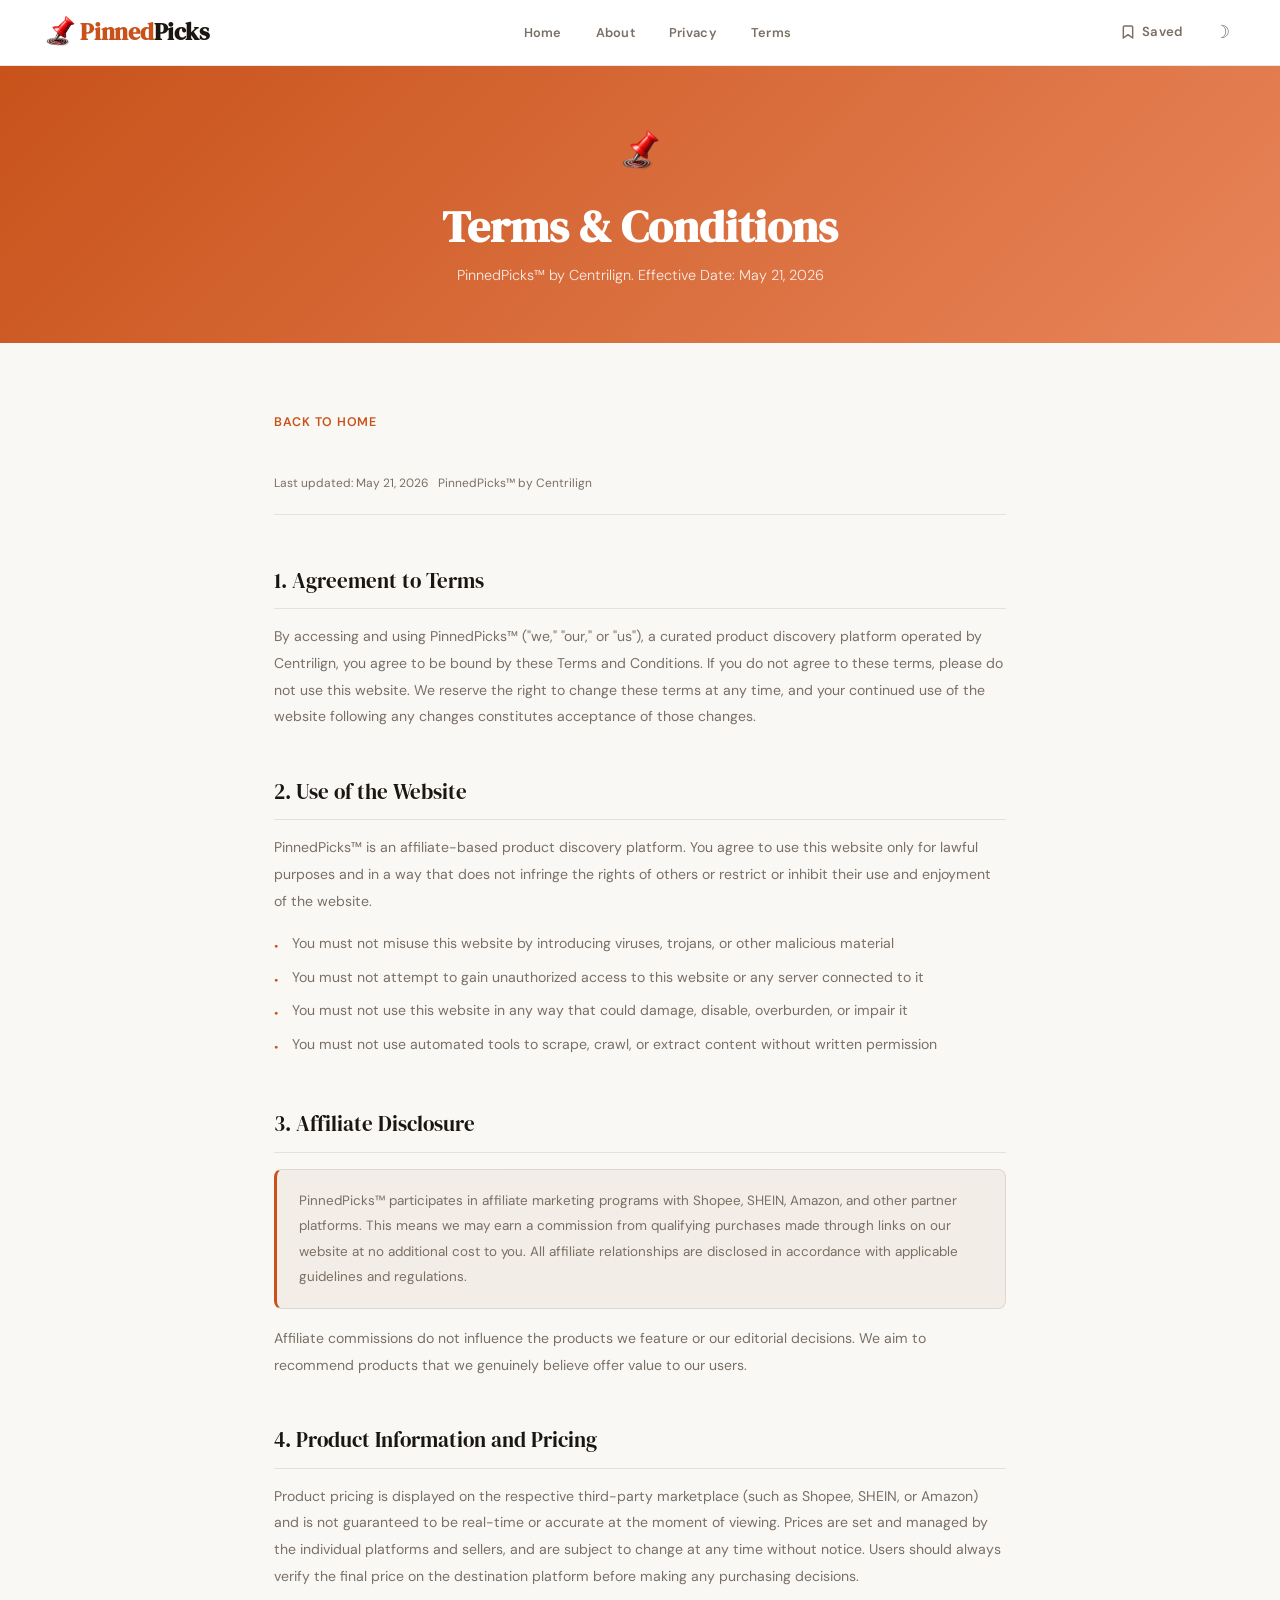
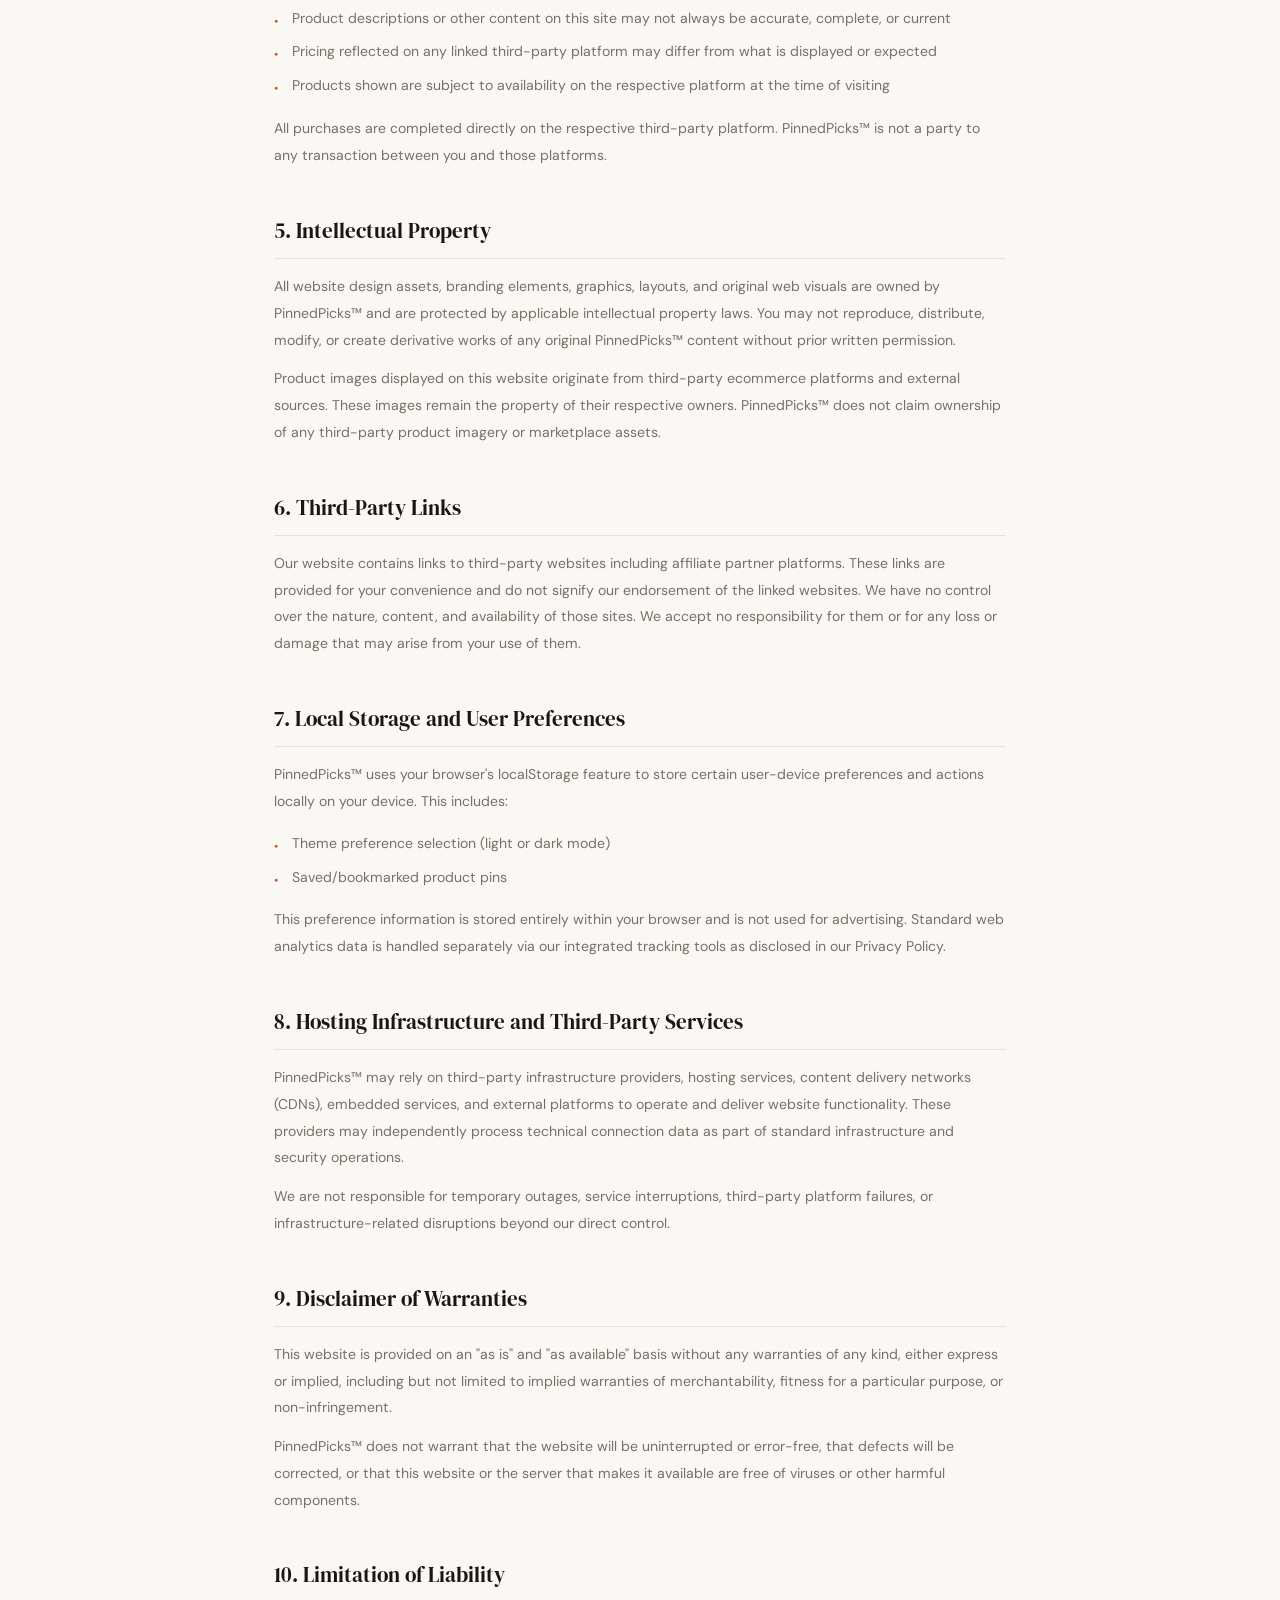
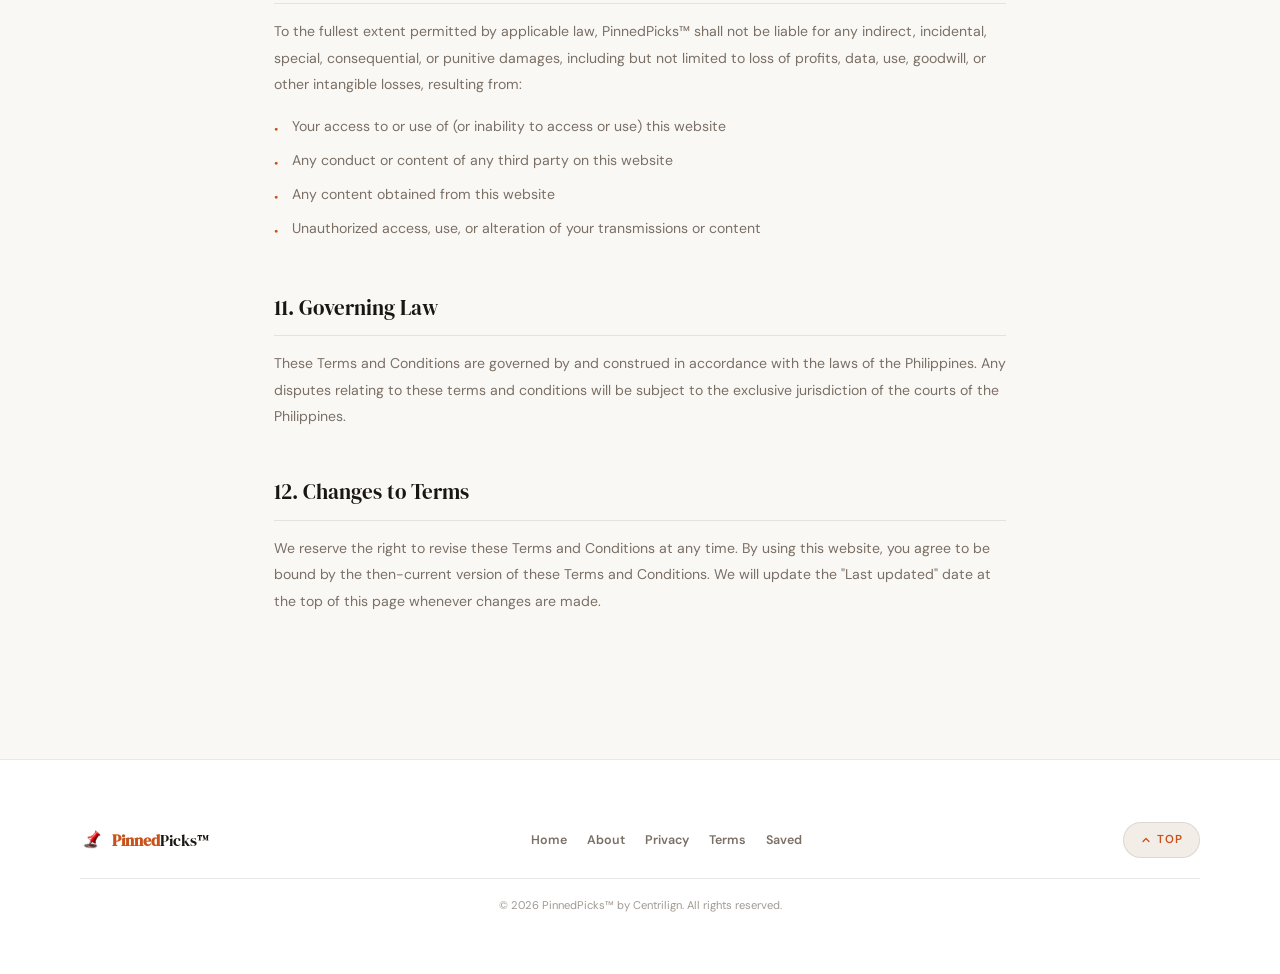
<file: pages/legal/terms-and-conditions.html>
<!DOCTYPE html>
<html lang="en" data-theme="light">
<head>
  <script>(function(w,d,s,l,i){w[l]=w[l]||[];w[l].push({'gtm.start':
      new Date().getTime(),event:'gtm.js'});var f=d.getElementsByTagName(s)[0],
      j=d.createElement(s),dl=l!='dataLayer'?'&l='+l:'';j.async=true;j.src=
      'https://www.googletagmanager.com/gtm.js?id='+i+dl;f.parentNode.insertBefore(j,f);
      })(window,document,'script','dataLayer','GTM-K8SG3X4S');</script>
  
  <meta charset="UTF-8" />
  <meta name="viewport" content="width=device-width, initial-scale=1.0" />

  <title>Terms & Conditions | PinnedPicks™ by Centrilign</title>
  <meta name="description" content="Read the PinnedPicks™ Terms and Conditions. Covers affiliate disclosure, product information, intellectual property, local storage use, and governing law (Philippines).">
  <meta name="robots" content="index, follow, max-snippet:-1">
  <meta name="googlebot" content="index, follow">
  <link rel="canonical" href="https://www.pinnedpicks.gt.tc/pages/legal/terms-and-conditions.html">
  <meta name="author" content="PinnedPicks™ by Centrilign">

  <meta name="language" content="English">
  <meta http-equiv="content-language" content="en-PH">
  <meta name="application-name" content="PinnedPicks™">
  <meta name="theme-color" content="#c8521a" media="(prefers-color-scheme: light)">
  <meta name="theme-color" content="#130f0b" media="(prefers-color-scheme: dark)">
  <meta name="msapplication-TileColor" content="#c8521a">
  <meta name="format-detection" content="telephone=no">
  <meta name="HandheldFriendly" content="True">

  <meta property="og:type"             content="website">
  <meta property="og:site_name"        content="PinnedPicks™">
  <meta property="og:title"            content="Terms & Conditions | PinnedPicks™ by Centrilign">
  <meta property="og:description"      content="The Terms and Conditions governing use of PinnedPicks™ | affiliate disclosure, product info, IP, local storage, and Philippines law.">
  <meta property="og:url"              content="https://www.pinnedpicks.gt.tc/pages/legal/terms-and-conditions.html">
  <meta property="og:locale"           content="en_PH">
  <meta property="og:image"            content="https://www.pinnedpicks.gt.tc/assets/images/ui/og-cover.jpg">
  <meta property="og:image:secure_url" content="https://www.pinnedpicks.gt.tc/assets/images/ui/og-cover.jpg">
  <meta property="og:image:width"      content="1200">
  <meta property="og:image:height"     content="630">
  <meta property="og:image:alt"        content="PinnedPicks™ Terms and Conditions">
  <meta property="og:image:type"       content="image/jpeg">

  <meta name="twitter:card"            content="summary_large_image">
  <meta name="twitter:site"            content="@PinnedPicks">
  <meta name="twitter:title"           content="Terms & Conditions | PinnedPicks™">
  <meta name="twitter:description"     content="Terms governing use of PinnedPicks™ | affiliate disclosure, intellectual property, and Philippine law.">
  <meta name="twitter:image"           content="https://www.pinnedpicks.gt.tc/assets/images/ui/og-cover.jpg">
  <meta name="twitter:image:alt"       content="PinnedPicks™ Terms and Conditions">

  <script type="application/ld+json">
  {
    "@context": "https://schema.org",
    "@type": "BreadcrumbList",
    "itemListElement": [
      {
        "@type": "ListItem",
        "position": 1,
        "name": "Home",
        "item": "https://www.pinnedpicks.gt.tc/"
      },
      {
        "@type": "ListItem",
        "position": 2,
        "name": "Terms and Conditions",
        "item": "https://www.pinnedpicks.gt.tc/pages/legal/terms-and-conditions.html"
      }
    ]
  }
  </script>

  <script type="application/ld+json">
  {
    "@context": "https://schema.org",
    "@type": "WebPage",
    "name": "Terms and Conditions | PinnedPicks™",
    "url": "https://www.pinnedpicks.gt.tc/pages/legal/terms-and-conditions.html",
    "description": "The Terms and Conditions governing use of PinnedPicks™ by Centrilign, covering affiliate disclosure, product information accuracy, intellectual property, and Philippines governing law.",
    "inLanguage": "en-PH",
    "dateModified": "2026-05-21",
    "isPartOf": {
      "@type": "WebSite",
      "name": "PinnedPicks™",
      "url": "https://www.pinnedpicks.gt.tc/"
    },
    "publisher": {
      "@type": "Organization",
      "name": "PinnedPicks™ by Centrilign",
      "url": "https://www.pinnedpicks.gt.tc/"
    }
  }
  </script>
  
  <link rel="preconnect" href="https://fonts.googleapis.com" crossorigin />
  <link rel="preconnect" href="https://fonts.gstatic.com" crossorigin />
  <link rel="preconnect" href="https://www.googletagmanager.com" crossorigin />
  <link rel="dns-prefetch" href="https://fonts.googleapis.com" />
  <link rel="dns-prefetch" href="https://fonts.gstatic.com" />
  <link rel="dns-prefetch" href="https://www.googletagmanager.com" />

  <link href="https://fonts.googleapis.com/css2?family=DM+Serif+Display:ital@0;1&family=DM+Sans:wght@300;400;500;600&display=swap" rel="stylesheet" />

  <link rel="manifest" href="/manifest.json" />
  <meta name="mobile-web-app-capable" content="yes" />
  <meta name="apple-mobile-web-app-capable" content="yes" />
  <meta name="apple-mobile-web-app-status-bar-style" content="default" />
  <meta name="apple-mobile-web-app-title" content="PinnedPicks" />
  <link rel="apple-touch-icon" href="/assets/images/ui/favicon.png" />
  
  <link rel="icon" type="image/png" href="/assets/images/ui/favicon.png" />

  <link rel="stylesheet" href="/assets/css/global.css" />
  <link rel="stylesheet" href="/assets/css/sub-pages.css" />

</head>
<body>
  <noscript><iframe src="https://www.googletagmanager.com/ns.html?id=GTM-K8SG3X4S"
      height="0" width="0" style="display:none;visibility:hidden"></iframe></noscript>

  <header>
    <a href="/index.html" class="logo" style="text-decoration:none;">
      <img src="/assets/images/ui/favicon.png" alt="PinnedPicks Logo" class="logo-img" />
      Pinned<span>Picks</span>
    </a>
    <nav class="sub-page-nav" aria-label="Site navigation">
      <a class="sub-page-nav-link" href="/index.html">Home</a>
      <a class="sub-page-nav-link" href="/pages/about.html">About</a>
      <a class="sub-page-nav-link" href="/pages/legal/privacy-policy.html">Privacy</a>
      <a class="sub-page-nav-link" href="/pages/legal/terms-and-conditions.html">Terms</a>
    </nav>
    <div class="sub-nav-actions">
      <a href="/pages/saved.html" class="saved-nav-btn" aria-label="Saved Pins">
        <svg width="16" height="16" viewBox="0 0 24 24" fill="none" stroke="currentColor" stroke-width="2.2" stroke-linecap="round" stroke-linejoin="round"><path d="M19 21l-7-5-7 5V5a2 2 0 0 1 2-2h10a2 2 0 0 1 2 2z"></path></svg>
        Saved
      </a>
      <button class="theme-btn" id="themeBtn" title="Toggle theme">☽</button>
      <button class="mobile-menu-btn" id="mobileMenuBtn" aria-label="Open navigation">
        <span></span><span></span><span></span>
      </button>
    </div>
  </header>

  <div class="mobile-nav-drawer" id="mobileNavDrawer">
    <div class="mobile-nav-overlay" onclick="closeMobileNav()"></div>
    <div class="mobile-nav-panel">
      <div class="mobile-nav-header">
        <span class="mobile-nav-title">Navigate</span>
        <button class="mobile-nav-close" onclick="closeMobileNav()">✕</button>
      </div>
      <div class="mobile-nav-links">
        <a class="mobile-nav-link" href="/index.html">
          <svg width="15" height="15" viewBox="0 0 24 24" fill="none" stroke="currentColor" stroke-width="2.2" stroke-linecap="round" stroke-linejoin="round"><path d="M3 9l9-7 9 7v11a2 2 0 0 1-2 2H5a2 2 0 0 1-2-2z"/></svg>
          Home
        </a>
        <a class="mobile-nav-link" href="/pages/about.html">
          <svg width="15" height="15" viewBox="0 0 24 24" fill="none" stroke="currentColor" stroke-width="2.2" stroke-linecap="round" stroke-linejoin="round"><circle cx="12" cy="12" r="10"/><line x1="12" y1="8" x2="12" y2="12"/><line x1="12" y1="16" x2="12.01" y2="16"/></svg>
          About
        </a>
        <a class="mobile-nav-link" href="/pages/saved.html">
          <svg width="15" height="15" viewBox="0 0 24 24" fill="none" stroke="currentColor" stroke-width="2.2" stroke-linecap="round" stroke-linejoin="round"><path d="M19 21l-7-5-7 5V5a2 2 0 0 1 2-2h10a2 2 0 0 1 2 2z"></path></svg>
          Saved Pins
        </a>
        <div class="mobile-nav-divider"></div>
        <a class="mobile-nav-link" href="/pages/legal/privacy-policy.html">
          <svg width="15" height="15" viewBox="0 0 24 24" fill="none" stroke="currentColor" stroke-width="2.2" stroke-linecap="round" stroke-linejoin="round"><path d="M12 22s8-4 8-10V5l-8-3-8 3v7c0 6 8 10 8 10z"/></svg>
          Privacy Policy
        </a>
        <a class="mobile-nav-link" href="/pages/legal/terms-and-conditions.html">
          <svg width="15" height="15" viewBox="0 0 24 24" fill="none" stroke="currentColor" stroke-width="2.2" stroke-linecap="round" stroke-linejoin="round"><path d="M14 2H6a2 2 0 0 0-2 2v16a2 2 0 0 0 2 2h12a2 2 0 0 0 2-2V8z"/><polyline points="14 2 14 8 20 8"/></svg>
          Terms &amp; Conditions
        </a>
      </div>
    </div>
  </div>

  <div class="page-hero">
    <img src="/assets/images/ui/favicon.png" alt="PinnedPicks Logo" />
    <h1>Terms &amp; Conditions</h1>
    <p>PinnedPicks™ by Centrilign. Effective Date: May 21, 2026</p>
  </div>

  <div class="page-content">

    <a href="index.html" class="back-link">Back to Home</a>

    <p class="legal-meta">Last updated: May 21, 2026 &nbsp; PinnedPicks™ by Centrilign</p>

    <div class="legal-section">
      <h2>1. Agreement to Terms</h2>
      <p>By accessing and using PinnedPicks™ ("we," "our," or "us"), a curated product discovery platform operated by Centrilign, you agree to be bound by these Terms and Conditions. If you do not agree to these terms, please do not use this website. We reserve the right to change these terms at any time, and your continued use of the website following any changes constitutes acceptance of those changes.</p>
    </div>

    <div class="legal-section">
      <h2>2. Use of the Website</h2>
      <p>PinnedPicks™ is an affiliate-based product discovery platform. You agree to use this website only for lawful purposes and in a way that does not infringe the rights of others or restrict or inhibit their use and enjoyment of the website.</p>
      <ul>
        <li>You must not misuse this website by introducing viruses, trojans, or other malicious material</li>
        <li>You must not attempt to gain unauthorized access to this website or any server connected to it</li>
        <li>You must not use this website in any way that could damage, disable, overburden, or impair it</li>
        <li>You must not use automated tools to scrape, crawl, or extract content without written permission</li>
      </ul>
    </div>

    <div class="legal-section">
      <h2>3. Affiliate Disclosure</h2>
      <div class="highlight-box">
        <p>PinnedPicks™ participates in affiliate marketing programs with Shopee, SHEIN, Amazon, and other partner platforms. This means we may earn a commission from qualifying purchases made through links on our website at no additional cost to you. All affiliate relationships are disclosed in accordance with applicable guidelines and regulations.</p>
      </div>
      <p>Affiliate commissions do not influence the products we feature or our editorial decisions. We aim to recommend products that we genuinely believe offer value to our users.</p>
    </div>

    <div class="legal-section">
      <h2>4. Product Information and Pricing</h2>
      <p>Product pricing is displayed on the respective third-party marketplace (such as Shopee, SHEIN, or Amazon) and is not guaranteed to be real-time or accurate at the moment of viewing. Prices are set and managed by the individual platforms and sellers, and are subject to change at any time without notice. Users should always verify the final price on the destination platform before making any purchasing decisions.</p>
      <ul>
        <li>Product descriptions or other content on this site may not always be accurate, complete, or current</li>
        <li>Pricing reflected on any linked third-party platform may differ from what is displayed or expected</li>
        <li>Products shown are subject to availability on the respective platform at the time of visiting</li>
      </ul>
      <p>All purchases are completed directly on the respective third-party platform. PinnedPicks™ is not a party to any transaction between you and those platforms.</p>
    </div>

    <div class="legal-section">
      <h2>5. Intellectual Property</h2>
      <p>All website design assets, branding elements, graphics, layouts, and original web visuals are owned by PinnedPicks™ and are protected by applicable intellectual property laws. You may not reproduce, distribute, modify, or create derivative works of any original PinnedPicks™ content without prior written permission.</p>
      <p>Product images displayed on this website originate from third-party ecommerce platforms and external sources. These images remain the property of their respective owners. PinnedPicks™ does not claim ownership of any third-party product imagery or marketplace assets.</p>
    </div>

    <div class="legal-section">
      <h2>6. Third-Party Links</h2>
      <p>Our website contains links to third-party websites including affiliate partner platforms. These links are provided for your convenience and do not signify our endorsement of the linked websites. We have no control over the nature, content, and availability of those sites. We accept no responsibility for them or for any loss or damage that may arise from your use of them.</p>
    </div>

    <div class="legal-section">
    <h2>7. Local Storage and User Preferences</h2>
    
      <p>
        PinnedPicks™ uses your browser's localStorage feature to store certain user-device preferences and actions locally on your device. This includes:
      </p>
    
      <ul>
        <li>Theme preference selection (light or dark mode)</li>
        <li>Saved/bookmarked product pins</li>
      </ul>
    
      <p>
        This preference information is stored entirely within your browser and is not used for advertising. Standard web analytics data is handled separately via our integrated tracking tools as disclosed in our Privacy Policy.
      </p>
    </div>

    <div class="legal-section">
      <h2>8. Hosting Infrastructure and Third-Party Services</h2>
      <p>PinnedPicks™ may rely on third-party infrastructure providers, hosting services, content delivery networks (CDNs), embedded services, and external platforms to operate and deliver website functionality. These providers may independently process technical connection data as part of standard infrastructure and security operations.</p>

      <p>We are not responsible for temporary outages, service interruptions, third-party platform failures, or infrastructure-related disruptions beyond our direct control.</p>
    </div>

    <div class="legal-section">
      <h2>9. Disclaimer of Warranties</h2>
      <p>This website is provided on an "as is" and "as available" basis without any warranties of any kind, either express or implied, including but not limited to implied warranties of merchantability, fitness for a particular purpose, or non-infringement.</p>
      <p>PinnedPicks™ does not warrant that the website will be uninterrupted or error-free, that defects will be corrected, or that this website or the server that makes it available are free of viruses or other harmful components.</p>
    </div>

    <div class="legal-section">
      <h2>10. Limitation of Liability</h2>
      <p>To the fullest extent permitted by applicable law, PinnedPicks™ shall not be liable for any indirect, incidental, special, consequential, or punitive damages, including but not limited to loss of profits, data, use, goodwill, or other intangible losses, resulting from:</p>
      <ul>
        <li>Your access to or use of (or inability to access or use) this website</li>
        <li>Any conduct or content of any third party on this website</li>
        <li>Any content obtained from this website</li>
        <li>Unauthorized access, use, or alteration of your transmissions or content</li>
      </ul>
    </div>

    <div class="legal-section">
      <h2>11. Governing Law</h2>
      <p>These Terms and Conditions are governed by and construed in accordance with the laws of the Philippines. Any disputes relating to these terms and conditions will be subject to the exclusive jurisdiction of the courts of the Philippines.</p>
    </div>

    <div class="legal-section">
      <h2>12. Changes to Terms</h2>
      <p>We reserve the right to revise these Terms and Conditions at any time. By using this website, you agree to be bound by the then-current version of these Terms and Conditions. We will update the "Last updated" date at the top of this page whenever changes are made.</p>
    </div>

  </div>

  <footer class="site-footer">
    <div class="footer-inner">
    <div class="sub-footer-top">
      <div class="sub-footer-brand">
        <img src="/assets/images/ui/favicon.png" alt="PinnedPicks Logo" style="width:24px;height:24px;object-fit:contain;" />
        <span><strong style="color:var(--accent);">Pinned</strong>Picks™</span>
      </div>
      <div class="sub-footer-links">
        <a href="../../index.html">Home</a>
        <a href="../about.html">About</a>
        <a href="privacy-policy.html">Privacy</a>
        <a href="terms-and-conditions.html">Terms</a>
        <a href="../saved.html">Saved</a>
      </div>
      <a href="#" class="sub-back-top" onclick="window.scrollTo({top:0,behavior:'smooth'});return false;">
        <svg width="12" height="12" viewBox="0 0 24 24" fill="none" stroke="currentColor" stroke-width="2.5" stroke-linecap="round" stroke-linejoin="round"><polyline points="18 15 12 9 6 15"></polyline></svg>
        Top
      </a>
    </div>
    <p class="sub-footer-copy">© 2026 PinnedPicks™ by Centrilign. All rights reserved.</p>
    </div>
  </footer>

  <script src="/assets/js/theme.js"></script>
  <script src="/assets/js/nav.js"></script>

</body>
</html>
</file>
<file: assets/css/global.css>
/* ============================================================
       RESET & ROOT
    ============================================================ */
    *, *::before, *::after {
      margin: 0;
      padding: 0;
      box-sizing: border-box;
    }

    :root {
      --bg:         #faf8f5;
      --bg2:        #f2ede6;
      --card:       #ffffff;
      --text:       #1a1612;
      --muted:      #7a6f65;
      --accent:     #c8521a;
      --accent2:    #e8855a;
      --border:     rgba(0, 0, 0, 0.09);
      --shadow:     0 2px 24px rgba(0, 0, 0, 0.07);
      --tag-shopee: #f05a28;
      --tag-amazon: #ff9900;
      --tag-shein:  #000000;
    }

    [data-theme="dark"] {
      --bg:      #130f0b;
      --bg2:     #1d1710;
      --card:    #1f1a14;
      --text:    #f0ebe3;
      --muted:   #9a8e82;
      --accent:  #e06b30;
      --accent2: #f09060;
      --border:  rgba(255, 255, 255, 0.07);
      --shadow:  0 2px 24px rgba(0, 0, 0, 0.4);
    }

    /* ============================================================
       BASE
    ============================================================ */
    html {
      scroll-behavior: smooth;
      overflow-x: hidden;
    }

    * {
      scrollbar-width: none;
      -ms-overflow-style: none;
    }
    *::-webkit-scrollbar {
      display: none;
    }

    body {
      background: var(--bg);
      color: var(--text);
      font-family: 'DM Sans', sans-serif;
      font-weight: 400;
      line-height: 1.7;
      min-height: 100vh;
      transition: background 0.35s, color 0.35s;
      -webkit-font-smoothing: antialiased;
      -moz-osx-font-smoothing: grayscale;
      overflow-x: hidden;
    }

    body.nav-open {
      overflow: hidden;
      position: fixed;
      width: 100%;
    }

    a, button {
      -webkit-tap-highlight-color: transparent;
    }

    /* ============================================================
       HEADER
    ============================================================ */
    header {
      position: fixed;
      top: 0;
      left: 0;
      right: 0;
      width: 100%;
      z-index: 200;
      display: flex;
      justify-content: space-between;
      align-items: center;
      padding: 12px 40px;
      background: var(--card);
      border-bottom: 1px solid var(--border);
      backdrop-filter: blur(8px);
    }

    .logo {
      display: flex;
      align-items: center;
      gap: 0;
      font-family: 'DM Serif Display', serif;
      font-size: 1.5rem;
      font-weight: bold;
      color: var(--accent);
      letter-spacing: -0.01em;
      text-decoration: none;
    }

    .logo span {
      color: var(--text);
    }

    .logo-img {
      width: 40px;
      height: 40px;
      object-fit: contain;
    }

    .theme-btn {
      width: 36px;
      height: 36px;
      display: grid;
      place-items: center;
      background: transparent;
      border: none;
      border-radius: 50%;
      color: var(--muted);
      font-size: 1.15rem;
      cursor: pointer;
      transition: color 0.2s, transform 0.18s;
    }

    .nav-actions {
      display: flex;
      align-items: center;
      gap: 10px;
    }

    .saved-nav-btn {
      display: inline-flex;
      align-items: center;
      justify-content: center;
      gap: 6px;
      height: 36px;
      padding: 0 14px;
      border-radius: 999px;
      text-decoration: none;
      font-size: 0.82rem;
      font-weight: 600;
      letter-spacing: 0.01em;
      color: var(--muted);
      background: transparent;
      border: none;
      transition: color 0.2s ease, transform 0.18s ease;
      white-space: nowrap;
    }

    .saved-nav-btn:hover {
      color: var(--accent);
      transform: translateY(-1px);
    }

    .saved-nav-btn:active {
      transform: translateY(0);
    }

    .saved-nav-btn:focus-visible {
      outline: 2px solid var(--accent);
      outline-offset: 2px;
    }

    .theme-btn:hover {
      color: var(--accent);
      transform: scale(1.15);
    }

    /* ============================================================
       PLATFORM NAV
    ============================================================ */
    .header-platform-nav {
      display: flex;
      align-items: center;
      gap: 4px;
    }

    .platform-nav-link {
      display: inline-flex;
      align-items: center;
      gap: 0;
      padding: 6px 14px;
      border-radius: 999px;
      text-decoration: none;
      font-size: 0.8rem;
      font-weight: 600;
      letter-spacing: 0.02em;
      color: var(--muted);
      background: transparent;
      border: 1px solid transparent;
      transition: color 0.2s, border-color 0.2s, background 0.2s;
    }

    .platform-nav-link:hover {
      color: var(--accent);
      border-color: var(--border);
      background: var(--bg2);
    }

    .platform-dot {
      display: none;
    }

    /* ============================================================
       HERO
    ============================================================ */
    .hero {
      position: relative;
      overflow: hidden;
      background: var(--bg2);
      border-bottom: 1px solid var(--border);
      margin-top: 64px;
    }

    @media (max-width: 600px) {
      .hero {
        margin-top: 58px;
      }
    }

    .hero-inner {
      max-width: 1280px;
      margin: 0 auto;
      padding: 32px 40px 40px;
      display: grid;
      grid-template-columns: 1fr 1fr;
      gap: 48px;
      align-items: center;
    }

    .hero-content {
      position: relative;
      z-index: 2;
    }

    .hero-eyebrow {
      display: inline-flex;
      align-items: center;
      gap: 8px;
      font-size: 0.7rem;
      font-weight: 700;
      letter-spacing: 0.18em;
      text-transform: uppercase;
      color: var(--accent);
      margin-bottom: 20px;
    }

    .hero-eyebrow::before {
      content: '';
      display: block;
      width: 28px;
      height: 1.5px;
      background: var(--accent);
      border-radius: 2px;
    }

    .hero h1 {
      font-family: 'DM Serif Display', serif;
      font-size: clamp(2.4rem, 4.5vw, 3.8rem);
      font-weight: 400;
      line-height: 1.08;
      color: var(--text);
      margin-bottom: 20px;
      letter-spacing: -0.02em;
    }

    .hero h1 em {
      font-style: italic;
      color: var(--accent);
    }

    .hero-sub {
      font-size: 1rem;
      color: var(--muted);
      font-weight: 300;
      line-height: 1.75;
      max-width: 420px;
      margin-bottom: 32px;
    }

    .hero-actions {
      display: flex;
      align-items: center;
      gap: 12px;
      flex-wrap: wrap;
      margin-bottom: 36px;
    }

    .hero-btn-primary {
      display: inline-flex;
      align-items: center;
      gap: 6px;
      background: var(--accent);
      color: #fff;
      padding: 13px 28px;
      border-radius: 6px;
      font-size: 0.82rem;
      font-weight: 700;
      letter-spacing: 0.1em;
      text-transform: uppercase;
      text-decoration: none;
      border: none;
      cursor: pointer;
      transition: background 0.2s, transform 0.18s, box-shadow 0.2s;
    }

    .hero-btn-primary:hover {
      background: var(--accent2);
      transform: translateY(-2px);
      box-shadow: 0 10px 28px rgba(200, 82, 26, 0.28);
    }

    .hero-btn-secondary {
      display: inline-flex;
      align-items: center;
      gap: 6px;
      background: transparent;
      color: var(--text);
      padding: 13px 24px;
      border-radius: 6px;
      font-size: 0.82rem;
      font-weight: 600;
      letter-spacing: 0.08em;
      text-transform: uppercase;
      text-decoration: none;
      border: 1.5px solid var(--border);
      cursor: pointer;
      transition: border-color 0.2s, color 0.2s, background 0.2s;
    }

    .hero-btn-secondary:hover {
      border-color: var(--accent);
      color: var(--accent);
      background: var(--bg);
    }

    .hero-platforms {
      display: flex;
      align-items: center;
      gap: 16px;
      padding-top: 28px;
      border-top: 1px solid var(--border);
    }

    .hero-platforms-label {
      font-size: 0.7rem;
      font-weight: 600;
      letter-spacing: 0.12em;
      text-transform: uppercase;
      color: var(--muted);
    }

    .hero-platform-badges {
      display: flex;
      align-items: center;
      gap: 8px;
    }

    .hero-platform-badge {
      display: inline-flex;
      align-items: center;
      gap: 5px;
      padding: 5px 12px;
      border-radius: 999px;
      border: 1px solid var(--border);
      font-size: 0.72rem;
      font-weight: 700;
      color: var(--muted);
      background: var(--card);
      letter-spacing: 0.04em;
    }

    .hero-visual-side {
      position: relative;
      display: flex;
      flex-direction: column;
      gap: 16px;
    }

    .hero-visual-cards {
      display: grid;
      grid-template-columns: 1fr 1fr;
      gap: 14px;
    }

    .hero-mini-card {
      background: var(--card);
      border: 1px solid var(--border);
      border-radius: 12px;
      overflow: hidden;
      box-shadow: var(--shadow);
      transition: transform 0.22s, box-shadow 0.22s;
    }

    .hero-mini-card:hover {
      transform: translateY(-3px);
      box-shadow: 0 12px 32px rgba(0,0,0,0.12);
    }

    .hero-mini-card-img {
      width: 100%;
      aspect-ratio: 1;
      background: var(--bg2);
      display: flex;
      align-items: center;
      justify-content: center;
      font-size: 2rem;
      color: var(--muted);
      font-family: 'DM Serif Display', serif;
      overflow: hidden;
    }

    .hero-mini-card-body {
      padding: 10px 12px 12px;
    }

    .hero-mini-card-tag {
      font-size: 0.62rem;
      font-weight: 700;
      letter-spacing: 0.12em;
      text-transform: uppercase;
      color: var(--accent);
      margin-bottom: 4px;
    }

    .hero-mini-card-title {
      font-family: 'DM Serif Display', serif;
      font-size: 0.82rem;
      line-height: 1.3;
      color: var(--text);
    }

    .hero-mini-card-logo {
      width: 100%;
      height: 100%;
      object-fit: cover;
      display: block;
    }

    .hero-stat-bar {
      display: grid;
      grid-template-columns: repeat(3, 1fr);
      gap: 1px;
      background: var(--border);
      border: 1px solid var(--border);
      border-radius: 10px;
      overflow: hidden;
    }

    .hero-stat {
      background: var(--card);
      padding: 16px 18px;
      text-align: center;
    }

    .hero-stat-number {
      font-family: 'DM Serif Display', serif;
      font-size: 1.5rem;
      font-weight: 400;
      color: var(--text);
      display: block;
      line-height: 1;
      margin-bottom: 4px;
    }

    .hero-stat-label {
      font-size: 0.65rem;
      font-weight: 600;
      letter-spacing: 0.12em;
      text-transform: uppercase;
      color: var(--muted);
    }

    /* ============================================================
       DISCLOSURE
    ============================================================ */
    .disclosure {
      padding: 11px 40px;
      background: var(--bg2);
      border-bottom: 1px solid var(--border);
      font-size: 0.72rem;
      color: var(--muted);
      text-align: center;
      letter-spacing: 0.01em;
    }

    .disclosure strong {
      color: var(--accent);
    }

    /* ============================================================
       MAIN LAYOUT
    ============================================================ */
    main {
      max-width: 1600px;
      margin: 0 auto;
      padding: 32px 16px 16px;
    }

    /* ============================================================
       SHOP SECTION
    ============================================================ */
    .shop-section {
      margin-bottom: 16px;
      background: var(--card);
      border: 1px solid var(--border);
      border-radius: 14px;
      overflow: hidden;
      box-shadow: var(--shadow);
    }

    /* Section Header */
    .section-header {
      display: flex;
      align-items: center;
      justify-content: space-between;
      padding: 18px 28px;
      border-bottom: 1px solid var(--border);
    }

    .section-header-left {
      display: flex;
      align-items: center;
      gap: 14px;
    }

    .shop-badge {
      padding: 4px 12px;
      border-radius: 4px;
      font-family: 'DM Sans', sans-serif;
      font-size: 0.62rem;
      font-weight: 600;
      letter-spacing: 0.12em;
      text-transform: uppercase;
      color: #fff;
    }

    .badge-shopee { background: #f05a28; }
    .badge-amazon { background: #ff9900; }
    .badge-shein  { background: #1a1a1a; }

    .section-title {
      font-family: 'DM Serif Display', serif;
      font-size: 1.25rem;
      color: var(--text);
    }

    .cards-wrap {
      padding: 24px;
    }

    /* Section subheading */
    .section-subheading {
      font-family: 'DM Serif Display', serif;
      font-size: 1.1rem;
      color: var(--text);
      margin-bottom: 18px;
    }

    /* ============================================================
       SLIDER
    ============================================================ */
    .slider-wrapper {
      margin: 0 28px;
      display: flex;
      flex-direction: column;
      gap: 14px;
      overflow: visible;
    }

    .slider-row {
      position: relative;
      overflow: visible;
    }

    .slider-viewport {
      overflow: hidden;
      width: 100%;
    }

    .slider-grid {
      display: inline-grid !important;
      grid-template-rows: 1fr;
      grid-auto-flow: column;
      grid-auto-columns: calc((100vw - 130px) / 5.6);
      grid-auto-rows: 1fr;
      gap: 14px;
      width: max-content;
      max-width: max-content;
      align-items: stretch;
      padding: 4px 2px;
      transform: translateX(0);
      transition: transform 0.42s cubic-bezier(0.4, 0, 0.2, 1);
      will-change: transform;
      -webkit-overflow-scrolling: touch;
    }

    .slider-btn {
      position: absolute;
      top: 45%;
      transform: translateY(-50%);
      z-index: 10;
      width: 44px;
      height: 44px;
      display: flex;
      align-items: center;
      justify-content: center;
      padding: 0;
      border-radius: 50%;
      border: 1px solid var(--border);
      background: rgba(255, 255, 255, 0.18);
      backdrop-filter: blur(10px);
      color: var(--text);
      font-size: 1.1rem;
      line-height: 1;
      cursor: pointer;
      opacity: 0;
      pointer-events: none;
      transition: background 0.25s, color 0.25s, border-color 0.25s, opacity 0.25s;
    }

    [data-theme="dark"] .slider-btn {
      background: rgba(0, 0, 0, 0.35);
    }

    .slider-btn.visible {
      opacity: 1;
      pointer-events: all;
    }

    .slider-btn:hover {
      background: var(--accent);
      border-color: var(--accent);
      color: #fff;
    }

    .slider-btn-left  { left:  -22px; }
    .slider-btn-right { right: -22px; }

    /* ============================================================
       PRODUCT CARD
    ============================================================ */
    .card {
      display: flex;
      flex-direction: column;
      height: 100%;
      align-self: stretch;
      background: var(--bg);
      border: 1px solid var(--border);
      border-radius: 10px;
      overflow: hidden;
      text-decoration: none;
      color: var(--text);
      transition: transform 0.22s ease, box-shadow 0.22s ease, border-color 0.22s;
    }

    .card:hover {
      transform: translateY(-4px);
      box-shadow: 0 8px 32px rgba(0, 0, 0, 0.13);
      border-color: var(--accent);
    }

    /* Slider: all cards same height per row */
    .slider-grid .card {
      height: 100%;
      align-self: stretch;
    }

    /* Category grid: all cards same height per row */
    .category-cards .card {
      height: 100%;
      align-self: stretch;
    }

    .card-img {
      width: 100%;
      aspect-ratio: 1 / 1;
      object-fit: cover;
      display: block;
      background: var(--bg2);
    }

    .card-img.pin-portrait {
        aspect-ratio: 1 / 1;
        object-position: center top;
    }
    
    .card-body {
      flex: 1;
      display: flex;
      flex-direction: column;
      gap: 10px;
      padding: 14px 14px 16px;
    }

    .card h3 {
      font-family: 'DM Serif Display', serif;
      font-size: 0.97rem;
      font-weight: 400;
      line-height: 1.35;
      color: var(--text);
      min-height: unset;
      display: -webkit-box;
      -webkit-line-clamp: 3;
      -webkit-box-orient: vertical;
      overflow: hidden;
    }

    .card-cta {
      display: inline-flex;
      align-items: center;
      gap: 6px;
      margin-top: auto;
      font-size: 0.72rem;
      font-weight: 600;
      letter-spacing: 0.08em;
      text-transform: uppercase;
      color: var(--accent);
    }

    .card-footer {
      display: flex;
      align-items: center;
      justify-content: space-between;
      gap: 12px;
      margin-top: auto;
    }

    .save-btn {
      display: inline-flex;
      align-items: center;
      justify-content: center;
      width: 34px;
      height: 34px;
      border: none;
      background: transparent;
      cursor: pointer;
      border-radius: 999px;
      color: inherit;
      opacity: 0.55;
      transition:
        opacity 0.2s ease,
        transform 0.18s ease,
        background-color 0.2s ease;
      flex-shrink: 0;
      -webkit-tap-highlight-color: transparent;
    }

    .save-btn:hover {
      opacity: 1;
      transform: scale(1.06);
    }

    .save-btn:active {
      transform: scale(0.94);
    }

    .save-btn:focus-visible {
      outline: 2px solid currentColor;
      outline-offset: 2px;
    }

    .save-btn.saved {
      opacity: 1;
    }

    .save-btn svg {
      width: 19px;
      height: 19px;
      pointer-events: none;
    }

    .save-btn.saved svg {
      fill: currentColor;
    }

    .card:hover .card-cta {
      gap: 10px;
    }

    /* ============================================================
       CATEGORY FILTER
    ============================================================ */
    .category-tags {
      display: flex;
      flex-wrap: wrap;
      justify-content: center;
      gap: 10px;
      margin-top: 24px;
      padding-top: 20px;
      border-top: 1px solid var(--border);
    }

    .cat-tag {
      padding: 11px 26px;
      background: var(--card);
      border: 1.5px solid var(--accent);
      border-radius: 999px;
      font-size: 0.85rem;
      font-weight: 600;
      letter-spacing: 0.05em;
      color: var(--accent);
      cursor: pointer;
      user-select: none;
      transition: border-color 0.2s, color 0.2s, background 0.2s,
                  box-shadow 0.2s, transform 0.15s;
    }

    .cat-tag:hover {
      border-color: var(--accent);
      color: var(--accent);
    }

    .cat-tag.active {
      background: var(--accent);
      border-color: var(--accent);
      color: #fff;
    }

    /* Category Panel (animated container) */
    .category-panel {
      max-height: 0;
      overflow: hidden;
      transition:
        max-height 0.45s cubic-bezier(0.4, 0, 0.2, 1),
        margin-top 0.35s ease;
    }

    .category-panel.open {
      max-height: 4000px;
    }

    /* Category Grid */
    .category-cards {
      display: grid;
      grid-template-columns: repeat(auto-fill, minmax(200px, 1fr));
      gap: 18px;
      height: 0;
      overflow: hidden;
      opacity: 0;
      visibility: hidden;
      margin-top: 0;
      transition: opacity 0.35s ease, visibility 0.35s ease;
    }

    .category-cards.active {
      height: auto;
      opacity: 1;
      visibility: visible;
      margin-top: 20px;
    }

    /* ============================================================
       CATEGORY SECTION LABEL
    ============================================================ */
    .category-section {
      margin-top: 24px;
      padding-top: 20px;
      border-top: 1px solid var(--border);
    }

    .category-label {
      display: flex;
      align-items: center;
      gap: 6px;
      margin-bottom: 14px;
      font-size: 0.72rem;
      font-weight: 600;
      letter-spacing: 0.14em;
      text-transform: uppercase;
      color: var(--accent);
      cursor: pointer;
      user-select: none;
    }
    
    .cat-chevron {
      margin-left: auto;
      font-size: 0.9rem;
      line-height: 1;
      color: var(--muted);
      transition: transform 0.3s ease;
    }
    
    .category-section.cat-open .cat-chevron {
      transform: rotate(180deg);
    }

    .category-label svg {
      flex-shrink: 0;
      transition: transform 0.2s ease;
    }

    .category-tags {
      margin-top: 0;
      padding-top: 0;
      border-top: none;
    }

    .cat-tag {
      box-shadow: 0 2px 8px rgba(200, 82, 26, 0.12);
      cursor: pointer;
    }
    .cat-tag:hover {
      background: var(--accent);
      color: #fff;
      border-color: var(--accent);
      box-shadow: 0 4px 16px rgba(200, 82, 26, 0.28);
      transform: translateY(-2px);
    }
    .cat-tag:active {
      transform: translateY(0px) scale(0.97);
      box-shadow: 0 1px 4px rgba(200, 82, 26, 0.2);
    }
    .cat-tag.active {
      background: var(--accent);
      border-color: var(--accent);
      color: #fff;
      box-shadow: 0 4px 18px rgba(200, 82, 26, 0.32);
      transform: translateY(-1px);
    }

    /* ============================================================
       FOOTER
    ============================================================ */
    footer {
      background: var(--card);
      border-top: 1px solid var(--border);
      font-size: 0.75rem;
      color: var(--muted);
      line-height: 1.8;
    }
    
    .footer-inner {
      max-width: 1200px;
      margin: 0 auto;
      padding: 56px 40px 40px;
    }
    
    /* Brand Block */
    .footer-brand {
      display: flex;
      flex-direction: column;
      align-items: center;
      gap: 6px;
      margin-bottom: 10px;
      text-align: center;
    }
    
    .footer-brand-logo {
      width: 32px;
      height: 32px;
      object-fit: contain;
      opacity: 0.9;
    }
    
    .footer-brand-name {
      font-family: 'DM Serif Display', serif;
      font-size: 1.15rem;
      font-weight: 400;
      color: var(--text);
      letter-spacing: -0.01em;
    }
    
    .footer-brand-name strong {
      color: var(--accent);
    }
    
    .footer-brand-tagline {
      font-size: 0.75rem;
      color: var(--muted);
      font-weight: 300;
      max-width: 320px;
    }
    
    /* Full-width divider */
    .footer-rule {
      border: none;
      border-top: 1px solid var(--border);
      margin: 36px 0;
    }
    
    /* Nav grid */
    .footer-nav {
      display: grid;
      grid-template-columns: repeat(4, 1fr);
      gap: 32px;
      text-align: left;
      margin-bottom: 40px;
    }
    
    .footer-col-title {
      font-size: 0.68rem;
      font-weight: 700;
      letter-spacing: 0.14em;
      text-transform: uppercase;
      color: var(--text);
      margin-bottom: 14px;
    }
    
    .footer-col a {
      display: block;
      font-size: 0.78rem;
      color: var(--muted);
      text-decoration: none;
      padding: 3px 0;
      transition: color 0.2s, transform 0.15s;
    }
    
    .footer-col a:hover {
      color: var(--accent);
      transform: translateX(3px);
    }
    
    /* Marketplace buttons */
    .footer-shop-label {
      font-size: 0.68rem;
      font-weight: 700;
      letter-spacing: 0.14em;
      text-transform: uppercase;
      color: var(--text);
      margin-bottom: 14px;
      text-align: center;
    }
    
    .footer-platforms {
      display: flex;
      align-items: center;
      justify-content: center;
      flex-wrap: wrap;
      gap: 10px;
      margin-bottom: 36px;
    }
    
    .footer-platform-link {
      display: inline-flex;
      align-items: center;
      gap: 8px;
      padding: 9px 20px;
      background: var(--bg2);
      border: 1px solid var(--border);
      border-radius: 999px;
      text-decoration: none;
      font-size: 0.78rem;
      font-weight: 600;
      color: var(--muted);
      letter-spacing: 0.03em;
      transition: border-color 0.2s, color 0.2s, background 0.2s,
                  transform 0.15s, box-shadow 0.2s;
    }
    
    .footer-platform-link:hover {
      border-color: var(--accent);
      color: var(--accent);
      background: var(--card);
      box-shadow: 0 3px 12px rgba(200, 82, 26, 0.18);
      transform: translateY(-2px);
    }
    
    .footer-platform-link:active {
      transform: translateY(0) scale(0.97);
    }
    
    .footer-platform-dot {
      width: 8px;
      height: 8px;
      border-radius: 50%;
      flex-shrink: 0;
    }
    
    .dot-shopee { background: #f05a28; }
    .dot-amazon { background: #ff9900; }
    .dot-shein  { background: #1a1a1a; }
    
    [data-theme="dark"] .dot-shein { background: #c8c8c8; }
    
    /* Bottom bar */
    .footer-bottom {
      display: flex;
      justify-content: center;
      align-items: center;
      flex-wrap: wrap;
      gap: 24px;
      padding-top: 24px;
      border-top: 1px solid var(--border);
      font-size: 0.72rem;
      color: var(--muted);
    }
    
    .footer-bottom a {
      font-weight: 600;
      color: var(--accent);
      text-decoration: none;
      transition: opacity 0.2s;
    }
    
    .footer-bottom a:hover {
      opacity: 0.75;
    }
    
    /* Disclosure */
    .footer-disclosure {
      text-align: center;
      font-size: 0.7rem;
      color: var(--muted);
      opacity: 0.75;
      max-width: 640px;
      margin: 0 auto 28px;
      line-height: 1.7;
    }
    
    .footer-disclosure strong {
      color: var(--accent);
      opacity: 1;
    }
    
    /* ============================================================
       FOOTER REDESIGN STYLES
    ============================================================ */
    .footer-top-grid {
      display: grid;
      grid-template-columns: 280px 1fr;
      gap: 48px;
      margin-bottom: 0;
    }

    .footer-brand-block {
      display: flex;
      flex-direction: column;
      gap: 14px;
    }

    .footer-brand {
      display: flex;
      align-items: center;
      gap: 10px;
    }

    .footer-brand-logo {
      width: 32px;
      height: 32px;
      object-fit: contain;
    }

    .footer-brand-name {
      font-family: 'DM Serif Display', serif;
      font-size: 1.15rem;
      font-weight: 400;
      color: var(--text);
    }

    .footer-brand-name strong {
      color: var(--accent);
    }

    .footer-brand-tagline {
      font-size: 0.8rem;
      color: var(--muted);
      font-weight: 300;
      line-height: 1.65;
      max-width: 240px;
    }

    /* Pinterest Analytics Card */
    .footer-pinterest-card {
      display: flex;
      align-items: center;
      gap: 12px;
      padding: 14px 16px;
      background: var(--bg2);
      border: 1px solid var(--border);
      border-radius: 10px;
      margin-top: 4px;
    }

    .footer-pinterest-icon {
      width: 36px;
      height: 36px;
      border-radius: 50%;
      background: rgba(230, 0, 35, 0.08);
      border: 1px solid rgba(230, 0, 35, 0.15);
      display: flex;
      align-items: center;
      justify-content: center;
      flex-shrink: 0;
    }

    .footer-pinterest-stats {
      flex: 1;
      display: flex;
      flex-direction: column;
      gap: 2px;
    }

    .footer-pinterest-number {
      font-family: 'DM Serif Display', serif;
      font-size: 1.15rem;
      color: var(--text);
      line-height: 1;
    }

    .footer-pinterest-label {
      font-size: 0.68rem;
      font-weight: 600;
      letter-spacing: 0.06em;
      color: var(--muted);
    }

    .footer-pinterest-link {
      font-size: 0.72rem;
      font-weight: 700;
      letter-spacing: 0.06em;
      color: var(--accent);
      text-decoration: none;
      white-space: nowrap;
      transition: opacity 0.2s;
    }

    .footer-pinterest-link:hover {
      opacity: 0.7;
    }

    /* Footer nav columns */
    .footer-nav {
      display: grid;
      grid-template-columns: repeat(4, 1fr);
      gap: 32px;
      text-align: left;
    }

    .footer-col-title {
      font-size: 0.68rem;
      font-weight: 700;
      letter-spacing: 0.14em;
      text-transform: uppercase;
      color: var(--text);
      margin-bottom: 14px;
    }

    .footer-col a {
      display: flex;
      align-items: center;
      gap: 6px;
      font-size: 0.78rem;
      color: var(--muted);
      text-decoration: none;
      padding: 3px 0;
      transition: color 0.2s, transform 0.15s;
    }

    .footer-col a:hover {
      color: var(--accent);
      transform: translateX(3px);
    }

    .footer-col-dot {
      display: none;
    }

    /* footer rule */
    .footer-rule {
      border: none;
      border-top: 1px solid var(--border);
      margin: 36px 0 20px;
    }

    /* Disclosure */
    .footer-disclosure {
      text-align: center;
      font-size: 0.7rem;
      color: var(--muted);
      opacity: 0.75;
      max-width: 640px;
      margin: 0 auto 24px;
      line-height: 1.7;
    }

    .footer-disclosure strong {
      color: var(--accent);
      opacity: 1;
    }

    /* Bottom bar */
    .footer-bottom {
      display: flex;
      justify-content: space-between;
      align-items: center;
      flex-wrap: wrap;
      gap: 12px;
      padding-top: 20px;
      border-top: 1px solid var(--border);
      font-size: 0.72rem;
      color: var(--muted);
    }

    .footer-bottom-links {
      display: flex;
      align-items: center;
      gap: 10px;
    }

    .footer-bottom a {
      font-weight: 600;
      color: var(--muted);
      text-decoration: none;
      transition: color 0.2s;
    }

    .footer-bottom a:hover {
      color: var(--accent);
    }

    /* ── FOOTER MOBILE ── */
    @media (max-width: 600px) {
      .footer-inner {
        padding: 40px 20px 32px;
      }

      .footer-top-grid {
        grid-template-columns: 1fr;
        gap: 28px;
      }

      .footer-brand-tagline {
        max-width: none;
      }

      .footer-nav {
        grid-template-columns: 1fr 1fr;
        gap: 28px 20px;
      }

      .footer-bottom {
        flex-direction: column;
        gap: 10px;
        text-align: center;
      }

      .footer-bottom-links {
        justify-content: center;
      }
    }

    /* ── HERO MOBILE ── */
    @media (max-width: 900px) {
      .hero-inner {
        grid-template-columns: 1fr;
        padding: 48px 24px 40px;
        gap: 32px;
      }

      .hero-visual-side {
        max-width: 480px;
        margin: 0 auto;
        width: 100%;
      }

      .hero-sub {
        max-width: none;
      }
    }

    @media (max-width: 600px) {
      .hero-inner {
        padding: 36px 20px 32px;
      }

      .hero h1 {
        font-size: 2.2rem;
      }

      .hero-actions {
        flex-direction: column;
        align-items: stretch;
      }

      .hero-btn-primary,
      .hero-btn-secondary {
        justify-content: center;
        width: 100%;
      }

      .hero-platforms {
        flex-direction: column;
        align-items: flex-start;
        gap: 10px;
      }

      .hero-visual-cards {
        grid-template-columns: 1fr 1fr;
      }

      .header-platform-nav {
        display: none;
      }
    }

    /* ============================================================
       MOBILE HAMBURGER MENU
    ============================================================ */
    .mobile-menu-btn {
      display: none;
      flex-direction: column;
      justify-content: center;
      gap: 5px;
      width: 36px;
      height: 36px;
      background: transparent;
      border: none;
      cursor: pointer;
      padding: 4px;
      border-radius: 6px;
      transition: background 0.2s;
    }

    .mobile-menu-btn:hover {
      background: var(--bg2);
    }

    .mobile-menu-btn span {
      display: block;
      width: 22px;
      height: 1.5px;
      background: var(--muted);
      border-radius: 2px;
      transition: background 0.2s;
    }

    .mobile-menu-btn:hover span {
      background: var(--accent);
    }

    .mobile-nav-drawer {
      position: fixed;
      top: 0;
      left: 0;
      width: 100vw;
      height: 100vh;
      z-index: 99999;
      pointer-events: none;
      visibility: hidden;
      transition: visibility 0s linear 0.35s;
    }

    .mobile-nav-drawer.open {
      pointer-events: all;
      visibility: visible;
      transition: visibility 0s linear 0s;
    }

    .mobile-nav-overlay {
      position: fixed;
      top: 0;
      left: 0;
      width: 100vw;
      height: 100vh;
      background: rgba(0,0,0,0.4);
      backdrop-filter: blur(3px);
      opacity: 0;
      transition: opacity 0.3s ease;
    }

    .mobile-nav-drawer.open .mobile-nav-overlay {
      opacity: 1;
    }

    .mobile-nav-panel {
      position: fixed;
      top: 0;
      right: 0;
      width: 260px;
      max-width: 82vw;
      height: 100vh;
      background: var(--card);
      border-left: 1px solid var(--border);
      display: flex;
      flex-direction: column;
      overflow-y: auto;
      overflow-x: hidden;
      transform: translateX(100%);
      transition: transform 0.35s cubic-bezier(0.4, 0, 0.2, 1);
      box-shadow: -8px 0 48px rgba(0,0,0,0.18);
      will-change: transform;
      z-index: 1;
    }

    .mobile-nav-drawer.open .mobile-nav-panel {
      transform: translateX(0);
    }

    .mobile-nav-header {
      display: flex;
      align-items: center;
      justify-content: space-between;
      padding: 16px 20px;
      border-bottom: 1px solid var(--border);
    }

    .mobile-nav-title {
      font-family: 'DM Serif Display', serif;
      font-size: 1rem;
      color: var(--text);
    }

    .mobile-nav-close {
      width: 32px;
      height: 32px;
      display: flex;
      align-items: center;
      justify-content: center;
      background: transparent;
      border: none;
      cursor: pointer;
      color: var(--muted);
      font-size: 1.3rem;
      border-radius: 50%;
      transition: background 0.2s, color 0.2s;
    }

    .mobile-nav-close:hover {
      background: var(--bg2);
      color: var(--accent);
    }

    .mobile-nav-links {
      display: flex;
      flex-direction: column;
      padding: 12px 0;
      flex: 1;
    }

    .mobile-nav-link {
      display: flex;
      align-items: center;
      gap: 12px;
      padding: 14px 20px;
      text-decoration: none;
      font-size: 0.9rem;
      font-weight: 600;
      color: var(--text);
      border-bottom: 1px solid var(--border);
      transition: background 0.18s, color 0.18s;
    }

    .mobile-nav-link:last-child {
      border-bottom: none;
    }

    .mobile-nav-link:hover {
      background: var(--bg2);
      color: var(--accent);
    }

    .mobile-nav-link-dot {
      width: 8px;
      height: 8px;
      border-radius: 50%;
      flex-shrink: 0;
    }

    .mobile-nav-link svg {
      flex-shrink: 0;
      opacity: 0.7;
    }

    .mobile-nav-divider {
      height: 1px;
      background: var(--border);
      margin: 8px 20px;
    }

    /* ============================================================
       BACK TO TOP BUTTON
    ============================================================ */
    .back-to-top {
      display: inline-flex;
      align-items: center;
      gap: 6px;
      padding: 9px 20px;
      background: var(--bg2);
      border: 1px solid var(--border);
      border-radius: 999px;
      font-size: 0.75rem;
      font-weight: 700;
      letter-spacing: 0.08em;
      text-transform: uppercase;
      color: var(--muted);
      cursor: pointer;
      text-decoration: none;
      transition: border-color 0.2s, color 0.2s, background 0.2s, transform 0.15s;
    }

    .back-to-top:hover {
      border-color: var(--accent);
      color: var(--accent);
      background: var(--card);
      transform: translateY(-2px);
    }

    .back-to-top:active {
      transform: translateY(0);
    }

    /* Footer nav link */
    .footer-nav-link {
      display: inline-flex;
      align-items: center;
      gap: 6px;
      padding: 6px 14px;
      border-radius: 999px;
      text-decoration: none;
      font-size: 0.8rem;
      font-weight: 600;
      letter-spacing: 0.02em;
      color: var(--muted);
      background: transparent;
      border: 1px solid transparent;
      transition: color 0.2s, border-color 0.2s, background 0.2s;
    }

    .footer-nav-link:hover {
      color: var(--accent);
      border-color: var(--border);
      background: var(--bg2);
    }

    /* ============================================================
       RESPONSIVE - MOBILE (≤600px)
    ============================================================ */
    @media (max-width: 600px) {
      /* Header */
      header {
        padding: 12px 18px;
      }

      .logo {
        font-size: 1.25rem;
      }

      .logo-img {
        width: 34px;
        height: 34px;
      }

      .theme-btn {
        width: 40px;
        height: 40px;
        font-size: 1.1rem;
      }

      /* Hero */
      .hero {
        padding: 40px 20px 36px;
      }

      .hero h1 {
        font-size: 1.9rem;
      }

      .hero p {
        font-size: 0.92rem;
      }

      /* Disclosure */
      .disclosure {
        padding: 10px 16px;
        font-size: 0.75rem;
      }

      /* Main */
      main {
        padding: 16px 0 60px;
      }

      /* Section fills full width */
      .shop-section {
        border-radius: 0;
        border-left: none;
        border-right: none;
        margin-bottom: 8px;
      }

      main {
        padding: 12px 0 60px;
      }

      .section-header {
        padding: 16px 20px;
      }

      .section-title {
        font-size: 1.35rem;
      }

      .shop-badge {
        font-size: 0.68rem;
        padding: 5px 13px;
      }

      .chevron {
        font-size: 1.2rem;
      }

      /* Cards wrap override for mobile */
      /* WITH THIS */
      .cards-wrap {
        padding: 12px 0;
      }

      .section-subheading {
        font-size: 1.05rem;
        padding: 18px 20px 10px;
        margin-bottom: 0;
      }

      /* Slider: show ~2.4 cards so third is partially visible */
      .slider-wrapper {
        margin: 0;
        gap: 10px;
        padding: 0 0 4px;
        overflow: visible;
      }

      .slider-row {
        overflow: visible;
      }

      .slider-grid {
        grid-auto-columns: calc((100vw - 48px) / 2.2) !important;
        gap: 10px !important;
        padding: 4px 20px !important;
        align-items: start !important;
      }

      .card-img {
        aspect-ratio: 3 / 4;
        max-height: 220px;
      }

      .card-img.pin-portrait {
        aspect-ratio: 3 / 4;
        max-height: 220px;
        object-position: center top;
      }

      .card h3 {
        min-height: unset;
        -webkit-line-clamp: 2;
      }

      /* Card text */
      .card h3 {
        font-size: 0.9rem;
        line-height: 1.3;
      }

      .card-body {
        padding: 10px 12px 12px;
        gap: 8px;
      }

      .card-cta {
        font-size: 0.7rem;
      }

      /* Category tags: 2-column grid */
      .category-tags {
        display: grid;
        grid-template-columns: 1fr 1fr;
        justify-items: center;
        gap: 10px;
        padding: 8px 20px 4px;
        margin-top: 6px;
      }

      .cat-tag {
        width: 100%;
        display: flex;
        align-items: center;
        justify-content: center;
        text-align: center;
        font-size: 0.85rem;
        padding: 13px 8px;
        border-width: 1.5px;
        min-height: 48px;
      }

      /* Category grid on mobile */
      .category-cards.active {
        grid-template-columns: repeat(2, 1fr);
        gap: 10px;
        padding: 0 20px 24px;
        margin-top: 14px;
      }

      .category-section {
        padding-bottom: 8px;
        padding-left: 20px;
        padding-right: 20px;
      }

      /* Hide slider arrow buttons on mobile (swipe only) */
      .slider-btn {
        display: none !important;
      }

      .nav-actions {
        gap: 8px;
      }

      .saved-nav-btn {
        height: 34px;
        padding: 0 10px;
        font-size: 0.76rem;
      }

      .header-platform-nav {
        display: none;
      }

      .mobile-menu-btn {
        display: flex;
      }
    }

    @media (min-width: 601px) {
      .mobile-menu-btn {
        display: none !important;
      }

      .mobile-nav-drawer {
        visibility: hidden !important;
        pointer-events: none !important;
      }
    }

    /* ============================================================
       SEARCH SYSTEM
    ============================================================ */

    /* Header hide/show on scroll */
    header {
      transition: transform 0.38s cubic-bezier(0.4, 0, 0.2, 1),
                  background 0.35s, color 0.35s;
      will-change: transform;
    }

    header.header-hidden {
      transform: translateY(-110%);
    }

    .search-wrapper {
      position: relative;
      display: flex;
      align-items: center;
    }

    .search-toggle-btn {
      display: inline-flex;
      align-items: center;
      justify-content: center;
      gap: 5px;
      height: 36px;
      padding: 0 12px;
      border-radius: 999px;
      border: none;
      background: transparent;
      font-size: 0.82rem;
      font-weight: 600;
      letter-spacing: 0.01em;
      color: var(--muted);
      cursor: pointer;
      transition: color 0.2s ease, transform 0.18s ease;
      white-space: nowrap;
      flex-shrink: 0;
    }

    .search-toggle-btn:hover {
      color: var(--accent);
      transform: translateY(-1px);
    }

    .search-toggle-btn:active {
      transform: translateY(0);
    }

    .search-toggle-btn .search-icon {
      font-size: 1rem;
      line-height: 1;
    }

    /* Desktop: inline expanding input */
    .search-input-wrap {
      position: absolute;
      right: 0;
      top: 50%;
      transform: translateY(-50%);
      width: 0;
      overflow: hidden;
      opacity: 0;
      pointer-events: none;
      transition: width 0.32s cubic-bezier(0.4, 0, 0.2, 1),
                  opacity 0.22s ease;
      background: var(--card);
      border: 1.5px solid var(--border);
      border-radius: 999px;
      display: flex;
      align-items: center;
      box-shadow: var(--shadow);
    }

    .search-input-wrap.open {
      width: 280px;
      opacity: 1;
      pointer-events: all;
    }

    .search-input-wrap input {
      flex: 1;
      height: 36px;
      padding: 0 14px 0 16px;
      border: none;
      background: transparent;
      font-family: 'DM Sans', sans-serif;
      font-size: 0.85rem;
      color: var(--text);
      outline: none;
    }

    .search-input-wrap input::placeholder {
      color: var(--muted);
      font-weight: 400;
    }

    .search-input-clear {
      width: 30px;
      height: 30px;
      flex-shrink: 0;
      display: flex;
      align-items: center;
      justify-content: center;
      background: transparent;
      border: none;
      cursor: pointer;
      color: var(--muted);
      font-size: 0.85rem;
      border-radius: 50%;
      margin-right: 3px;
      transition: color 0.18s, background 0.18s;
      opacity: 0;
      pointer-events: none;
    }

    .search-input-clear.visible {
      opacity: 1;
      pointer-events: all;
    }

    .search-input-clear:hover {
      color: var(--accent);
      background: var(--bg2);
    }

   /* Mobile-only: full-width overlay bar */
    .search-overlay-bar {
      position: fixed;
      top: 0;
      left: 0;
      right: 0;
      z-index: 9000;
      background: var(--card);
      border-bottom: 1px solid var(--border);
      display: none;
      align-items: center;
      gap: 12px;
      padding: 10px 16px;
      box-shadow: 0 4px 24px rgba(0,0,0,0.10);
      transform: translateY(-110%);
      opacity: 0;
      transition: transform 0.3s cubic-bezier(0.4, 0, 0.2, 1),
                  opacity 0.25s ease;
      pointer-events: none;
    }

    .search-overlay-bar.open {
      transform: translateY(0);
      opacity: 1;
      pointer-events: all;
    }

    .search-overlay-input-wrap {
      flex: 1;
      display: flex;
      align-items: center;
      gap: 8px;
      background: var(--bg2);
      border: 1.5px solid var(--border);
      border-radius: 999px;
      padding: 0 16px;
      height: 40px;
      transition: border-color 0.2s;
    }

    .search-overlay-bar.open .search-overlay-input-wrap {
      border-color: var(--accent);
    }

    .search-overlay-icon {
      font-size: 0.95rem;
      color: var(--muted);
      flex-shrink: 0;
      line-height: 1;
    }

    .search-overlay-input {
      flex: 1;
      background: transparent;
      border: none;
      outline: none;
      font-family: 'DM Sans', sans-serif;
      font-size: 0.92rem;
      color: var(--text);
      min-width: 0;
    }

    .search-overlay-input::placeholder {
      color: var(--muted);
    }

    .search-overlay-clear {
      width: 26px;
      height: 26px;
      flex-shrink: 0;
      display: flex;
      align-items: center;
      justify-content: center;
      background: transparent;
      border: none;
      cursor: pointer;
      color: var(--muted);
      font-size: 0.78rem;
      border-radius: 50%;
      transition: color 0.18s, background 0.18s;
      opacity: 0;
      pointer-events: none;
    }

    .search-overlay-clear.visible {
      opacity: 1;
      pointer-events: all;
    }

    .search-overlay-clear:hover {
      color: var(--accent);
      background: var(--bg2);
    }

    .search-overlay-cancel {
      flex-shrink: 0;
      background: transparent;
      border: none;
      cursor: pointer;
      font-family: 'DM Sans', sans-serif;
      font-size: 0.82rem;
      font-weight: 700;
      letter-spacing: 0.06em;
      color: var(--muted);
      padding: 0 4px;
      transition: color 0.2s;
      white-space: nowrap;
    }

    .search-overlay-cancel:hover {
      color: var(--accent);
    }

    /* Dropdown — desktop: anchored to search wrapper; mobile: fixed centered */
    .search-dropdown {
      position: fixed;
      top: 60px;
      right: 16px;
      width: 500px;
      max-height: 600px;
      overflow-y: auto;
      background: var(--card);
      border: 1px solid var(--border);
      border-radius: 14px;
      box-shadow: 0 8px 48px rgba(0, 0, 0, 0.16);
      z-index: 9999;
      opacity: 0;
      pointer-events: none;
      transform: translateY(-6px);
      transition: opacity 0.22s ease, transform 0.22s ease;
    }

    .search-dropdown.visible {
      opacity: 1;
      pointer-events: all;
      transform: translateY(0);
    }

   /* Scrim — mobile only */
    .search-scrim {
      position: fixed;
      inset: 0;
      z-index: 160;
      background: rgba(0, 0, 0, 0.38);
      opacity: 0;
      pointer-events: none;
      transition: opacity 0.28s ease;
      display: none;
    }

    .search-scrim.visible {
      opacity: 1;
      pointer-events: all;
    }

    @media (max-width: 600px) {
      .search-scrim {
        display: block;
      }
    }

    .search-dropdown-header {
      padding: 12px 16px 8px;
      font-size: 0.65rem;
      font-weight: 700;
      letter-spacing: 0.14em;
      text-transform: uppercase;
      color: var(--muted);
      border-bottom: 1px solid var(--border);
    }

   .search-result-item {
      display: flex;
      align-items: center;
      gap: 16px;
      padding: 14px 20px;
      text-decoration: none;
      color: var(--text);
      border-bottom: 1px solid var(--border);
      transition: background 0.15s ease;
      cursor: pointer;
    }

    .search-result-item:last-child {
      border-bottom: none;
    }

    .search-result-item:hover,
    .search-result-item:active {
      background: var(--bg2);
    }

    .search-result-img {
      width: 64px;
      height: 64px;
      border-radius: 10px;
      object-fit: cover;
      flex-shrink: 0;
      background: var(--bg2);
      border: 1px solid var(--border);
    }

    .search-result-info {
      flex: 1;
      min-width: 0;
      display: flex;
      flex-direction: column;
      gap: 5px;
    }

    .search-result-title {
      font-family: 'DM Serif Display', serif;
      font-size: 0.97rem;
      line-height: 1.35;
      color: var(--text);
      white-space: nowrap;
      overflow: hidden;
      text-overflow: ellipsis;
    }

    .search-result-platform {
      font-size: 0.72rem;
      font-weight: 700;
      letter-spacing: 0.1em;
      text-transform: uppercase;
    }

    .srp-shopee { color: #f05a28; }
    .srp-amazon { color: #ff9900; }
    .srp-shein  { color: var(--text); opacity: 0.6; }

    .search-result-arrow {
      font-size: 0.75rem;
      color: var(--muted);
      flex-shrink: 0;
      opacity: 0;
      transform: translateX(-4px);
      transition: opacity 0.15s, transform 0.15s;
    }

    .search-result-item:hover .search-result-arrow {
      opacity: 1;
      transform: translateX(0);
    }

    .search-no-results {
      padding: 24px 16px;
      text-align: center;
      font-size: 0.82rem;
      color: var(--muted);
    }

    /* ── VIRTUAL SEARCH PAGE ── */
    .search-virtual-page {
      position: fixed;
      inset: 0;
      z-index: 10000;
      background: var(--bg);
      display: flex;
      flex-direction: column;
      opacity: 0;
      pointer-events: none;
      transition: opacity 0.28s ease;
      overflow: hidden;
    }

    .search-virtual-page.open {
      opacity: 1;
      pointer-events: all;
    }

    .svp-header {
      background: var(--card);
      border-bottom: 1px solid var(--border);
      padding: 14px 28px;
      display: flex;
      align-items: center;
      gap: 16px;
      flex-shrink: 0;
    }

    .svp-back-btn {
      display: inline-flex;
      align-items: center;
      gap: 6px;
      background: transparent;
      border: none;
      cursor: pointer;
      font-family: 'DM Sans', sans-serif;
      font-size: 0.8rem;
      font-weight: 700;
      letter-spacing: 0.08em;
      text-transform: uppercase;
      color: var(--muted);
      padding: 0;
      transition: color 0.2s;
      flex-shrink: 0;
    }

    .svp-back-btn:hover {
      color: var(--accent);
    }

    .svp-search-bar {
      flex: 1;
      display: flex;
      align-items: center;
      gap: 10px;
      background: var(--bg2);
      border: 1.5px solid var(--border);
      border-radius: 999px;
      padding: 0 18px;
      height: 42px;
      transition: border-color 0.2s;
    }

    .svp-search-bar:focus-within {
      border-color: var(--accent);
    }

    .svp-search-icon {
      font-size: 1rem;
      color: var(--muted);
      flex-shrink: 0;
    }

    .svp-search-input {
      flex: 1;
      background: transparent;
      border: none;
      outline: none;
      font-family: 'DM Sans', sans-serif;
      font-size: 0.92rem;
      color: var(--text);
    }

    .svp-search-input::placeholder {
      color: var(--muted);
    }

    .svp-body {
      flex: 1;
      overflow-y: auto;
      padding: 28px 28px 60px;
    }

    .svp-meta {
      display: flex;
      align-items: center;
      justify-content: space-between;
      margin-bottom: 20px;
    }

    .svp-count {
      font-size: 0.72rem;
      font-weight: 600;
      letter-spacing: 0.1em;
      text-transform: uppercase;
      color: var(--muted);
    }

    .svp-count strong {
      color: var(--accent);
    }

    .svp-grid {
      display: grid;
      grid-template-columns: repeat(auto-fill, minmax(200px, 1fr));
      gap: 18px;
    }

    .svp-empty {
      text-align: center;
      padding: 80px 20px;
    }

    .svp-empty-icon {
      font-size: 2.5rem;
      margin-bottom: 16px;
      opacity: 0.35;
    }

    .svp-empty-title {
      font-family: 'DM Serif Display', serif;
      font-size: 1.4rem;
      color: var(--text);
      margin-bottom: 8px;
    }

    .svp-empty-sub {
      font-size: 0.85rem;
      color: var(--muted);
    }

    @media (max-width: 600px) {
      /* Show overlay bar on mobile, hide desktop input */
      .search-overlay-bar {
        display: flex;
      }

      .search-input-wrap {
        display: none !important;
      }

      /* Dropdown on mobile: fixed, centered below overlay bar */
      .search-dropdown {
        top: 62px;
        left: 10px;
        right: 10px;
        width: auto;
        max-height: 55vh;
        border-radius: 16px;
        transform: translateY(-6px);
        z-index: 99999;
        background: var(--card) !important;
        box-shadow: 0 12px 48px rgba(0, 0, 0, 0.28), 0 2px 8px rgba(0, 0, 0, 0.12);
        isolation: isolate;
      }

      .search-dropdown.visible {
        transform: translateY(0);
      }

      .svp-header {
        padding: 12px 16px;
        gap: 10px;
      }

      .svp-body {
        padding: 16px 12px 60px;
      }

      .svp-grid {
        grid-template-columns: repeat(2, 1fr);
        gap: 10px;
      }

      .svp-back-btn span {
        display: none;
      }
    }

/* ============================================================
       FAQ SECTION
    ============================================================ */
    .faq-section {
      max-width: 860px;
      margin: 0 auto 0;
      padding: 0 24px 64px;
    }

    .faq-eyebrow {
      display: inline-flex;
      align-items: center;
      gap: 8px;
      font-size: 0.7rem;
      font-weight: 700;
      letter-spacing: 0.18em;
      text-transform: uppercase;
      color: var(--accent);
      margin-bottom: 12px;
    }

    .faq-eyebrow::before {
      content: '';
      display: block;
      width: 28px;
      height: 1.5px;
      background: var(--accent);
      border-radius: 2px;
    }

    .faq-heading {
      font-family: 'DM Serif Display', serif;
      font-size: clamp(1.8rem, 3.5vw, 2.6rem);
      font-weight: 400;
      line-height: 1.1;
      letter-spacing: -0.02em;
      color: var(--text);
      margin-bottom: 40px;
    }

    .faq-heading em {
      font-style: italic;
      color: var(--accent);
    }

    .faq-list {
      display: flex;
      flex-direction: column;
      gap: 0;
      border: 1px solid var(--border);
      border-radius: 14px;
      overflow: hidden;
      background: var(--card);
      box-shadow: var(--shadow);
    }

    .faq-item {
      border-bottom: 1px solid var(--border);
    }

    .faq-item:last-child {
      border-bottom: none;
    }

    .faq-question {
      display: flex;
      align-items: center;
      justify-content: space-between;
      gap: 16px;
      width: 100%;
      padding: 20px 24px;
      background: transparent;
      border: none;
      text-align: left;
      cursor: pointer;
      font-family: 'DM Serif Display', serif;
      font-size: 1rem;
      font-weight: 400;
      color: var(--text);
      line-height: 1.4;
      transition: background 0.18s ease, color 0.18s ease;
      -webkit-tap-highlight-color: transparent;
    }

    .faq-question:hover {
      background: var(--bg2);
      color: var(--accent);
    }

    .faq-item.open .faq-question {
      color: var(--accent);
    }

    .faq-icon {
      display: flex;
      align-items: center;
      justify-content: center;
      width: 26px;
      height: 26px;
      flex-shrink: 0;
      border-radius: 50%;
      border: 1.5px solid var(--border);
      font-size: 1rem;
      line-height: 1;
      color: var(--muted);
      transition: transform 0.3s cubic-bezier(0.4, 0, 0.2, 1),
                  border-color 0.2s ease,
                  color 0.2s ease,
                  background 0.2s ease;
      user-select: none;
    }

    .faq-item.open .faq-icon {
      transform: rotate(45deg);
      border-color: var(--accent);
      color: var(--accent);
      background: rgba(200, 82, 26, 0.07);
    }

    .faq-answer-wrap {
      max-height: 0;
      overflow: hidden;
      transition: max-height 0.4s cubic-bezier(0.4, 0, 0.2, 1);
    }

    .faq-answer {
      padding: 0 24px 22px;
      font-size: 0.92rem;
      font-weight: 300;
      line-height: 1.8;
      color: var(--muted);
      border-top: 1px solid var(--border);
      padding-top: 18px;
    }

    @media (max-width: 600px) {
      .faq-section {
        padding: 40px 16px 52px;
      }

      .faq-question {
        padding: 17px 18px;
        font-size: 0.93rem;
      }

      .faq-answer {
        padding: 16px 18px 20px;
        font-size: 0.88rem;
      }
    }
</file>
<file: assets/css/sub-pages.css>
/* HERO */
    .page-hero {
      padding-top: 64px;
      padding-bottom: 56px;
      padding-left: 24px;
      padding-right: 24px;
      margin-top: 61px;
      background: linear-gradient(135deg, var(--accent) 0%, var(--accent2) 100%);
      color: #fff; text-align: center;
    }
    .page-hero img {
      width: 52px; height: 52px; object-fit: contain;
      margin-bottom: 16px; opacity: 0.95;
    }
    .page-hero h1 {
      font-family: 'DM Serif Display', serif;
      font-size: clamp(1.8rem, 4vw, 2.8rem);
      line-height: 1.15; margin-bottom: 10px;
    }
    .page-hero p {
      font-size: 0.9rem; font-weight: 300; opacity: 0.88;
    }

    /* CONTENT */
    .page-content {
      max-width: 780px; margin: 0 auto;
      padding: 64px 24px 100px;
    }

    .section-block {
      margin-bottom: 56px;
    }

    .section-block h2 {
      font-family: 'DM Serif Display', serif;
      font-size: 1.55rem; font-weight: 400;
      color: var(--text); margin-bottom: 16px;
      padding-bottom: 12px;
      border-bottom: 1px solid var(--border);
    }

    .section-block p {
      font-size: 0.92rem; color: var(--muted);
      line-height: 1.85; margin-bottom: 14px;
    }

    .feedback-link {
      color: var(--accent);
      text-decoration: none;
      font-weight: 500;
      transition: opacity 0.2s ease;
    }
    
    .feedback-link:hover {
      opacity: 0.8;
    }
    
    .feedback-link:focus-visible {
      outline: 2px solid var(--accent);
      outline-offset: 2px;
    }

    .section-block ul {
      list-style: none; margin-top: 6px;
    }

    .section-block ul li {
      font-size: 0.92rem; color: var(--muted);
      padding: 7px 0 7px 20px;
      border-bottom: 1px solid var(--border);
      position: relative; line-height: 1.6;
    }

    .section-block ul li::before {
      content: '→';
      position: absolute; left: 0;
      color: var(--accent); font-weight: 600;
    }

    .disclosure-box {
      background: var(--bg2);
      border: 1px solid var(--border);
      border-left: 3px solid var(--accent);
      border-radius: 8px;
      padding: 20px 24px;
      margin-top: 6px;
    }

    .disclosure-box p {
      margin-bottom: 0;
      font-size: 0.85rem;
    }

    /* ── LEGAL PAGES: privacy-policy, terms-and-conditions ── */
    .legal-meta {
      font-size: 0.75rem;
      color: var(--muted);
      margin-bottom: 48px;
      padding-bottom: 20px;
      border-bottom: 1px solid var(--border);
    }

    .legal-section {
      margin-bottom: 44px;
    }

    .legal-section h2 {
      font-family: 'DM Serif Display', serif;
      font-size: 1.3rem;
      font-weight: 400;
      color: var(--text);
      margin-bottom: 14px;
      padding-bottom: 10px;
      border-bottom: 1px solid var(--border);
    }

    .legal-section p {
      font-size: 0.88rem;
      color: var(--muted);
      line-height: 1.9;
      margin-bottom: 12px;
    }

    .legal-section ul {
      list-style: none;
      margin: 8px 0 12px;
    }

    .legal-section ul li {
      font-size: 0.88rem;
      color: var(--muted);
      padding: 5px 0 5px 18px;
      position: relative;
      line-height: 1.7;
    }

    .legal-section ul li::before {
      content: '·';
      position: absolute;
      left: 0;
      color: var(--accent);
      font-weight: 700;
      font-size: 1.1rem;
    }

    .highlight-box {
      background: var(--bg2);
      border: 1px solid var(--border);
      border-left: 3px solid var(--accent);
      border-radius: 8px;
      padding: 18px 22px;
      margin: 16px 0;
    }

    .highlight-box p {
      margin-bottom: 0;
      font-size: 0.84rem;
    }

    /* BACK LINK */
    .back-link {
      display: inline-flex; align-items: center; gap: 6px;
      margin-bottom: 40px;
      font-size: 0.78rem; font-weight: 600;
      letter-spacing: 0.06em; text-transform: uppercase;
      color: var(--accent); text-decoration: none;
      transition: gap 0.2s;
    }
    .back-link:hover { gap: 10px; }

    /* ── SAVED PAGE ── */
    .saved-hero {
      padding: 56px 24px 48px;
      margin-top: 61px;
      background: linear-gradient(135deg, var(--accent) 0%, var(--accent2) 100%);
      color: #fff;
      text-align: center;
    }

    .saved-hero h1 {
      font-family: 'DM Serif Display', serif;
      font-size: clamp(1.8rem, 4vw, 2.8rem);
      line-height: 1.15;
      margin-bottom: 10px;
    }

    .saved-hero p {
      font-size: 0.9rem;
      font-weight: 300;
      opacity: 0.88;
    }

    .saved-wrap {
      max-width: 1200px;
      margin: 0 auto;
      padding: 48px 24px 80px;
    }

    #savedPinsGrid {
      display: grid;
      grid-template-columns: repeat(auto-fill, minmax(200px, 1fr));
      gap: 16px;
    }

    .empty-state {
      display: flex;
      flex-direction: column;
      align-items: center;
      justify-content: center;
      text-align: center;
      padding: 80px 24px;
      gap: 16px;
    }

    .empty-state h2 {
      font-family: 'DM Serif Display', serif;
      font-size: 1.6rem;
      font-weight: 400;
      color: var(--text);
    }

    .empty-state p {
      font-size: 0.9rem;
      color: var(--muted);
      max-width: 320px;
      line-height: 1.7;
    }

    .browse-btn {
      display: inline-flex;
      align-items: center;
      gap: 6px;
      padding: 11px 24px;
      background: var(--accent);
      color: #fff;
      border-radius: 999px;
      text-decoration: none;
      font-size: 0.85rem;
      font-weight: 600;
      letter-spacing: 0.03em;
      transition: opacity 0.2s, transform 0.18s;
    }

    .browse-btn:hover {
      opacity: 0.88;
      transform: translateY(-1px);
    }

    /* Saved page card meta tags */
    .meta-row {
      display: flex;
      align-items: center;
      gap: 6px;
      margin-bottom: 8px;
      flex-wrap: wrap;
    }

    .meta-tag {
      font-size: 0.65rem;
      font-weight: 700;
      letter-spacing: 0.08em;
      text-transform: uppercase;
      color: var(--muted);
      background: var(--bg2);
      border: 1px solid var(--border);
      border-radius: 4px;
      padding: 2px 7px;
    }

    /* Card styles needed on saved page (duplicated from global.css scope) */
    .saved-wrap .card {
      display: flex;
      flex-direction: column;
      border-radius: 14px;
      overflow: hidden;
      background: var(--card);
      border: 1px solid var(--border);
      box-shadow: var(--shadow);
      text-decoration: none;
      color: inherit;
      transition: transform 0.22s ease, box-shadow 0.22s ease;
    }

    .saved-wrap .card:hover {
      transform: translateY(-4px);
      box-shadow: 0 8px 32px rgba(0,0,0,0.12);
    }

    .saved-wrap .card-img {
      width: 100%;
      aspect-ratio: 1 / 1;
      object-fit: cover;
      display: block;
    }

    .saved-wrap .card-body {
      padding: 12px 14px 14px;
      display: flex;
      flex-direction: column;
      gap: 8px;
      flex: 1;
    }

    .saved-wrap .card h3 {
      font-size: 0.82rem;
      font-weight: 500;
      color: var(--text);
      line-height: 1.45;
      display: -webkit-box;
      -webkit-line-clamp: 2;
      -webkit-box-orient: vertical;
      overflow: hidden;
    }

    .saved-wrap .card-footer {
      display: flex;
      align-items: center;
      justify-content: space-between;
      margin-top: auto;
    }

    .saved-wrap .card-cta {
      font-size: 0.75rem;
      font-weight: 600;
      color: var(--accent);
      letter-spacing: 0.02em;
    }

    .saved-wrap .save-btn {
      width: 30px;
      height: 30px;
      display: grid;
      place-items: center;
      border-radius: 50%;
      background: transparent;
      border: 1px solid var(--border);
      cursor: pointer;
      color: var(--accent);
      transition: background 0.2s, transform 0.15s;
      flex-shrink: 0;
    }

    .saved-wrap .save-btn:hover {
      background: var(--bg2);
      transform: scale(1.1);
    }

    .saved-wrap .save-btn svg {
      width: 13px;
      height: 13px;
      fill: var(--accent);
      stroke: var(--accent);
    }

    @media (max-width: 600px) {
      #savedPinsGrid {
        grid-template-columns: repeat(2, 1fr);
        gap: 10px;
      }

      .saved-wrap {
        padding: 32px 16px 60px;
      }
    }

    /* FOOTER */
    .site-footer {
      width: 100%;
      margin-top: 80px;
    
      background: var(--card);
      border-top: 1px solid var(--border);
    
      padding: 34px 24px;
    }
    
    .footer-inner {
      max-width: 1180px;
      margin: 0 auto;
    
      text-align: center;
    
      font-size: 0.72rem;
      color: var(--muted);
    }
    
    .footer-inner a {
      color: var(--accent);
      text-decoration: none;
      font-weight: 600;
    
      transition: opacity 0.2s ease;
    }
    
    .footer-inner a:hover {
      opacity: 0.8;
    }

    /* ── SUBPAGE HEADER ── */
    header {
      position: fixed;
      top: 0;
      left: 0;
      right: 0;
      width: 100%;
      z-index: 200;
      display: flex;
      justify-content: space-between;
      align-items: center;
      padding: 12px 40px;
      background: var(--card);
      border-bottom: 1px solid var(--border);
      backdrop-filter: blur(8px);
      transition: transform 0.38s cubic-bezier(0.4, 0, 0.2, 1),
                  background 0.35s, color 0.35s;
      will-change: transform;
    }

    header.header-hidden {
      transform: translateY(-110%);
    }

    /* ── MOBILE HAMBURGER ── */
    .mobile-menu-btn {
      display: none;
      flex-direction: column;
      justify-content: center;
      gap: 5px;
      width: 36px;
      height: 36px;
      background: transparent;
      border: none;
      cursor: pointer;
      padding: 4px;
      border-radius: 6px;
      transition: background 0.2s;
    }

    .mobile-menu-btn:hover { background: var(--bg2); }

    .mobile-menu-btn span {
      display: block;
      width: 22px;
      height: 1.5px;
      background: var(--muted);
      border-radius: 2px;
      transition: background 0.2s;
    }

    .mobile-menu-btn:hover span { background: var(--accent); }

    /* ── MOBILE NAV DRAWER ── */
    .mobile-nav-drawer {
      position: fixed;
      top: 0; left: 0;
      width: 100vw; height: 100vh;
      z-index: 99999;
      pointer-events: none;
      visibility: hidden;
      transition: visibility 0s linear 0.35s;
    }

    .mobile-nav-drawer.open {
      pointer-events: all;
      visibility: visible;
      transition: visibility 0s linear 0s;
    }

    .mobile-nav-overlay {
      position: fixed;
      top: 0; left: 0;
      width: 100vw; height: 100vh;
      background: rgba(0,0,0,0.4);
      backdrop-filter: blur(3px);
      opacity: 0;
      transition: opacity 0.3s ease;
    }

    .mobile-nav-drawer.open .mobile-nav-overlay { opacity: 1; }

    .mobile-nav-panel {
      position: fixed;
      top: 0; right: 0;
      width: 260px;
      max-width: 82vw;
      height: 100vh;
      background: var(--card);
      border-left: 1px solid var(--border);
      display: flex;
      flex-direction: column;
      overflow-y: auto;
      overflow-x: hidden;
      transform: translateX(100%);
      transition: transform 0.35s cubic-bezier(0.4, 0, 0.2, 1);
      box-shadow: -8px 0 48px rgba(0,0,0,0.18);
      will-change: transform;
      z-index: 1;
    }

    .mobile-nav-drawer.open .mobile-nav-panel { transform: translateX(0); }

    .mobile-nav-header {
      display: flex;
      align-items: center;
      justify-content: space-between;
      padding: 16px 20px;
      border-bottom: 1px solid var(--border);
    }

    .mobile-nav-title {
      font-family: 'DM Serif Display', serif;
      font-size: 1rem;
      color: var(--text);
    }

    .mobile-nav-close {
      width: 32px; height: 32px;
      display: flex; align-items: center; justify-content: center;
      background: transparent; border: none;
      cursor: pointer; color: var(--muted);
      font-size: 1.3rem; border-radius: 50%;
      transition: background 0.2s, color 0.2s;
    }

    .mobile-nav-close:hover { background: var(--bg2); color: var(--accent); }

    .mobile-nav-links {
      display: flex;
      flex-direction: column;
      padding: 12px 0;
      flex: 1;
    }

    .mobile-nav-link {
      display: flex;
      align-items: center;
      gap: 12px;
      padding: 14px 20px;
      text-decoration: none;
      font-size: 0.9rem;
      font-weight: 600;
      color: var(--text);
      border-bottom: 1px solid var(--border);
      transition: background 0.18s, color 0.18s;
    }

    .mobile-nav-link:last-child { border-bottom: none; }
    .mobile-nav-link:hover { background: var(--bg2); color: var(--accent); }
    .mobile-nav-link svg { flex-shrink: 0; opacity: 0.7; }

    .mobile-nav-divider {
      height: 1px;
      background: var(--border);
      margin: 8px 20px;
    }

    .sub-page-nav {
      display: flex;
      align-items: center;
      gap: 4px;
    }

    .sub-page-nav-link {
      display: inline-flex;
      align-items: center;
      padding: 6px 14px;
      border-radius: 999px;
      text-decoration: none;
      font-size: 0.8rem;
      font-weight: 600;
      letter-spacing: 0.02em;
      color: var(--muted);
      background: transparent;
      border: 1px solid transparent;
      transition: color 0.2s, border-color 0.2s, background 0.2s;
    }

    .sub-page-nav-link:hover {
      color: var(--accent);
      border-color: var(--border);
      background: var(--bg2);
    }

    .sub-nav-actions {
      display: flex;
      align-items: center;
      gap: 8px;
    }

    .sub-saved-btn {
      display: inline-flex;
      align-items: center;
      gap: 6px;
      height: 36px;
      padding: 0 14px;
      border-radius: 999px;
      text-decoration: none;
      font-size: 0.82rem;
      font-weight: 600;
      color: var(--muted);
      background: transparent;
      border: none;
      transition: color 0.2s ease, transform 0.18s ease;
      white-space: nowrap;
    }

    .sub-saved-btn:hover { color: var(--accent); transform: translateY(-1px); }

    .theme-btn {
      background: transparent;
      border: none;
      transition: color 0.2s, transform 0.18s;
    }

    .theme-btn:hover { color: var(--accent); transform: scale(1.15); }

    /* Footer */
    .site-footer { margin-top: 0; }

    .sub-footer-top {
      display: flex;
      align-items: center;
      justify-content: space-between;
      flex-wrap: wrap;
      gap: 16px;
      padding-bottom: 20px;
      margin-bottom: 16px;
      border-bottom: 1px solid var(--border);
    }

    .sub-footer-brand {
      display: flex;
      align-items: center;
      gap: 8px;
      font-family: 'DM Serif Display', serif;
      font-size: 1rem;
      color: var(--text);
    }

    .sub-footer-links {
      display: flex;
      align-items: center;
      gap: 20px;
      flex-wrap: wrap;
    }

    .sub-footer-links a {
      font-size: 0.78rem;
      font-weight: 600;
      color: var(--muted);
      text-decoration: none;
      transition: color 0.2s;
    }

    .sub-footer-links a:hover { color: var(--accent); }

    .sub-back-top {
      display: inline-flex;
      align-items: center;
      gap: 5px;
      padding: 7px 16px;
      background: var(--bg2);
      border: 1px solid var(--border);
      border-radius: 999px;
      font-size: 0.72rem;
      font-weight: 700;
      letter-spacing: 0.08em;
      text-transform: uppercase;
      color: var(--muted);
      text-decoration: none;
      transition: border-color 0.2s, color 0.2s, transform 0.15s;
    }

    .sub-back-top:hover { border-color: var(--accent); color: var(--accent); transform: translateY(-2px); }

    .sub-footer-copy {
      font-size: 0.7rem;
      color: var(--muted);
      opacity: 0.7;
      text-align: center;
    }

    .footer-inner { padding: 28px 40px 24px; max-width: 1200px; }

    @media (max-width: 768px) {
      .sub-page-nav { display: none; }
      .mobile-menu-btn { display: flex; }
    }

    @media (min-width: 769px) {
      .mobile-menu-btn { display: none !important; }
      .mobile-nav-drawer { visibility: hidden !important; pointer-events: none !important; }
    }

    @media (max-width: 600px) {
      header { padding: 12px 18px; }
      .logo { font-size: 1.25rem; }
      .logo-img { width: 34px; height: 34px; }
      .page-hero { padding: 48px 20px 40px; }
      .page-content { padding: 40px 20px 72px; }
      .footer-inner { padding: 24px 20px 20px; }
      .sub-footer-top { flex-direction: column; align-items: flex-start; gap: 12px; }
      .sub-footer-links { gap: 12px; }

      /* Legal pages mobile */
      .legal-section h2 { font-size: 1.1rem; }
      .legal-section p,
      .legal-section ul li { font-size: 0.85rem; }
      .highlight-box { padding: 14px 16px; }
      .legal-meta { margin-bottom: 32px; }

      /* Section blocks mobile */
      .section-block h2 { font-size: 1.25rem; }
      .section-block p,
      .section-block ul li { font-size: 0.88rem; }
    }
</file>
